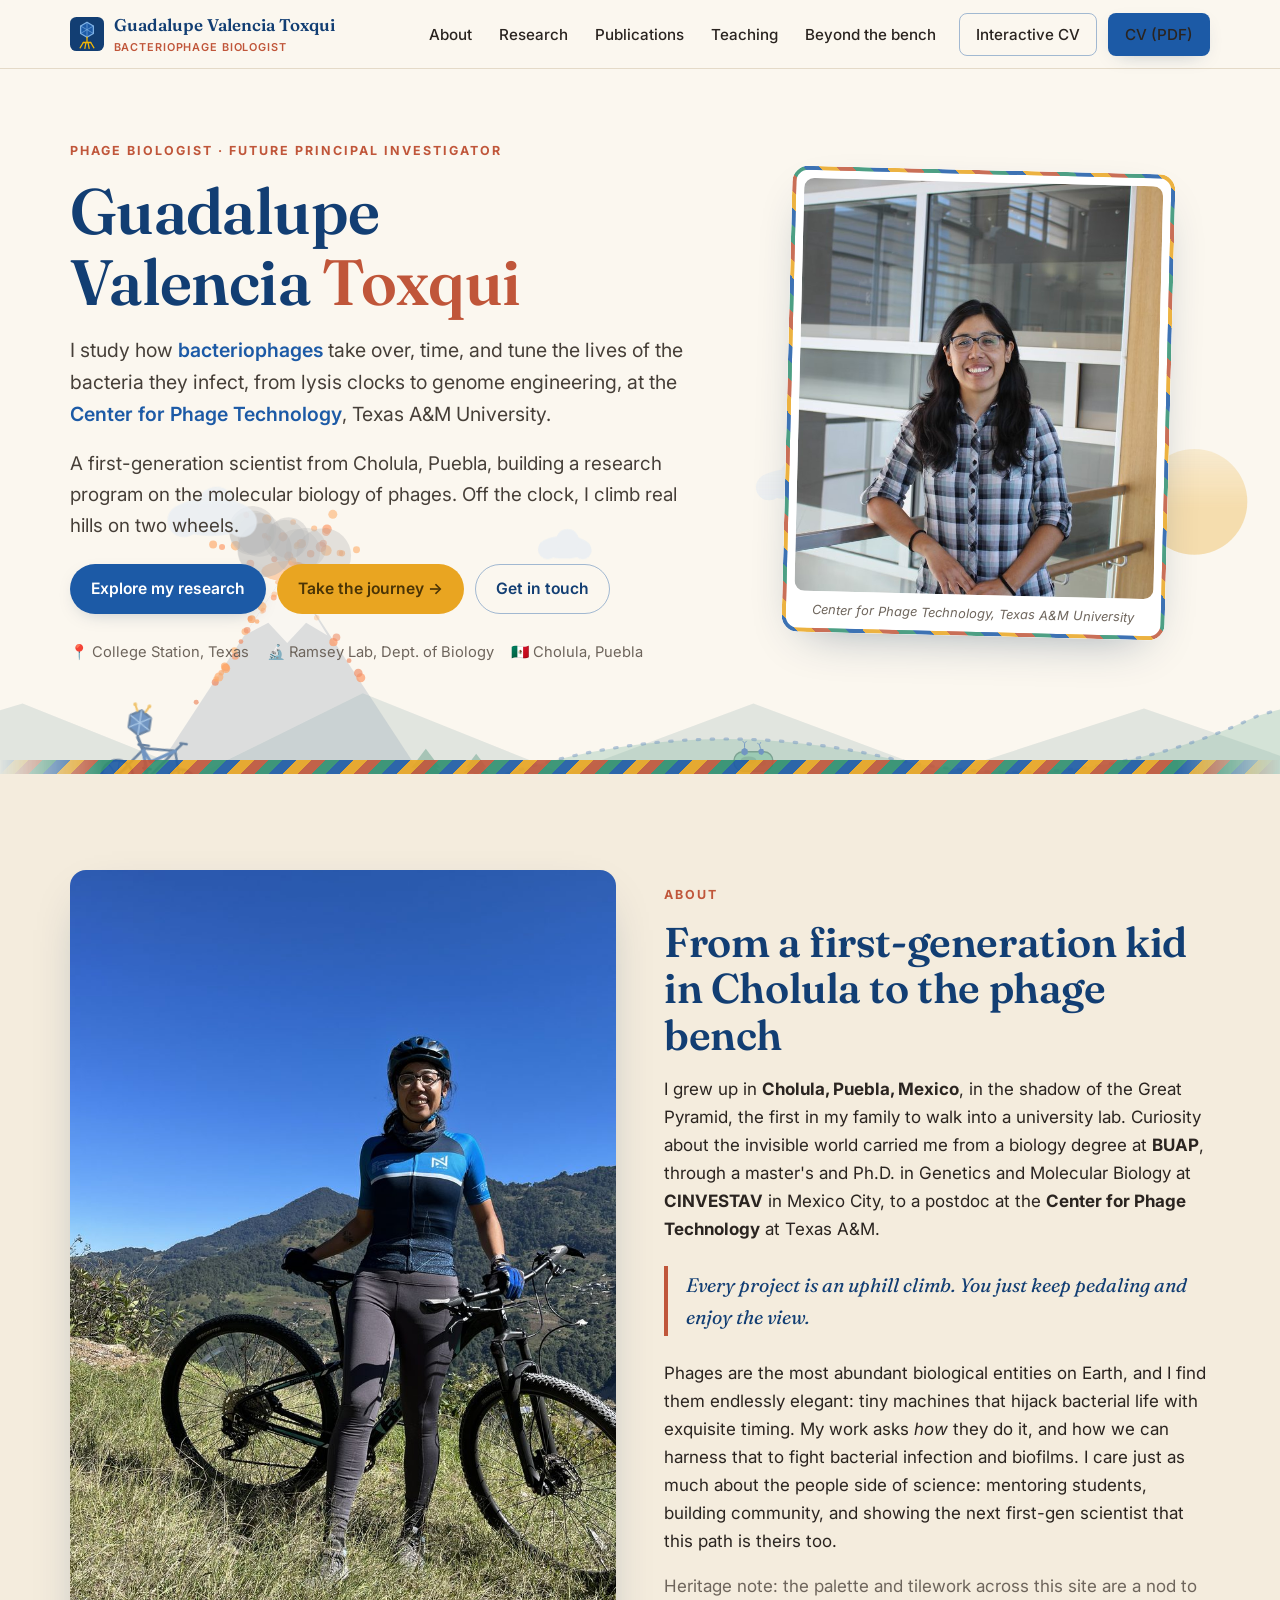
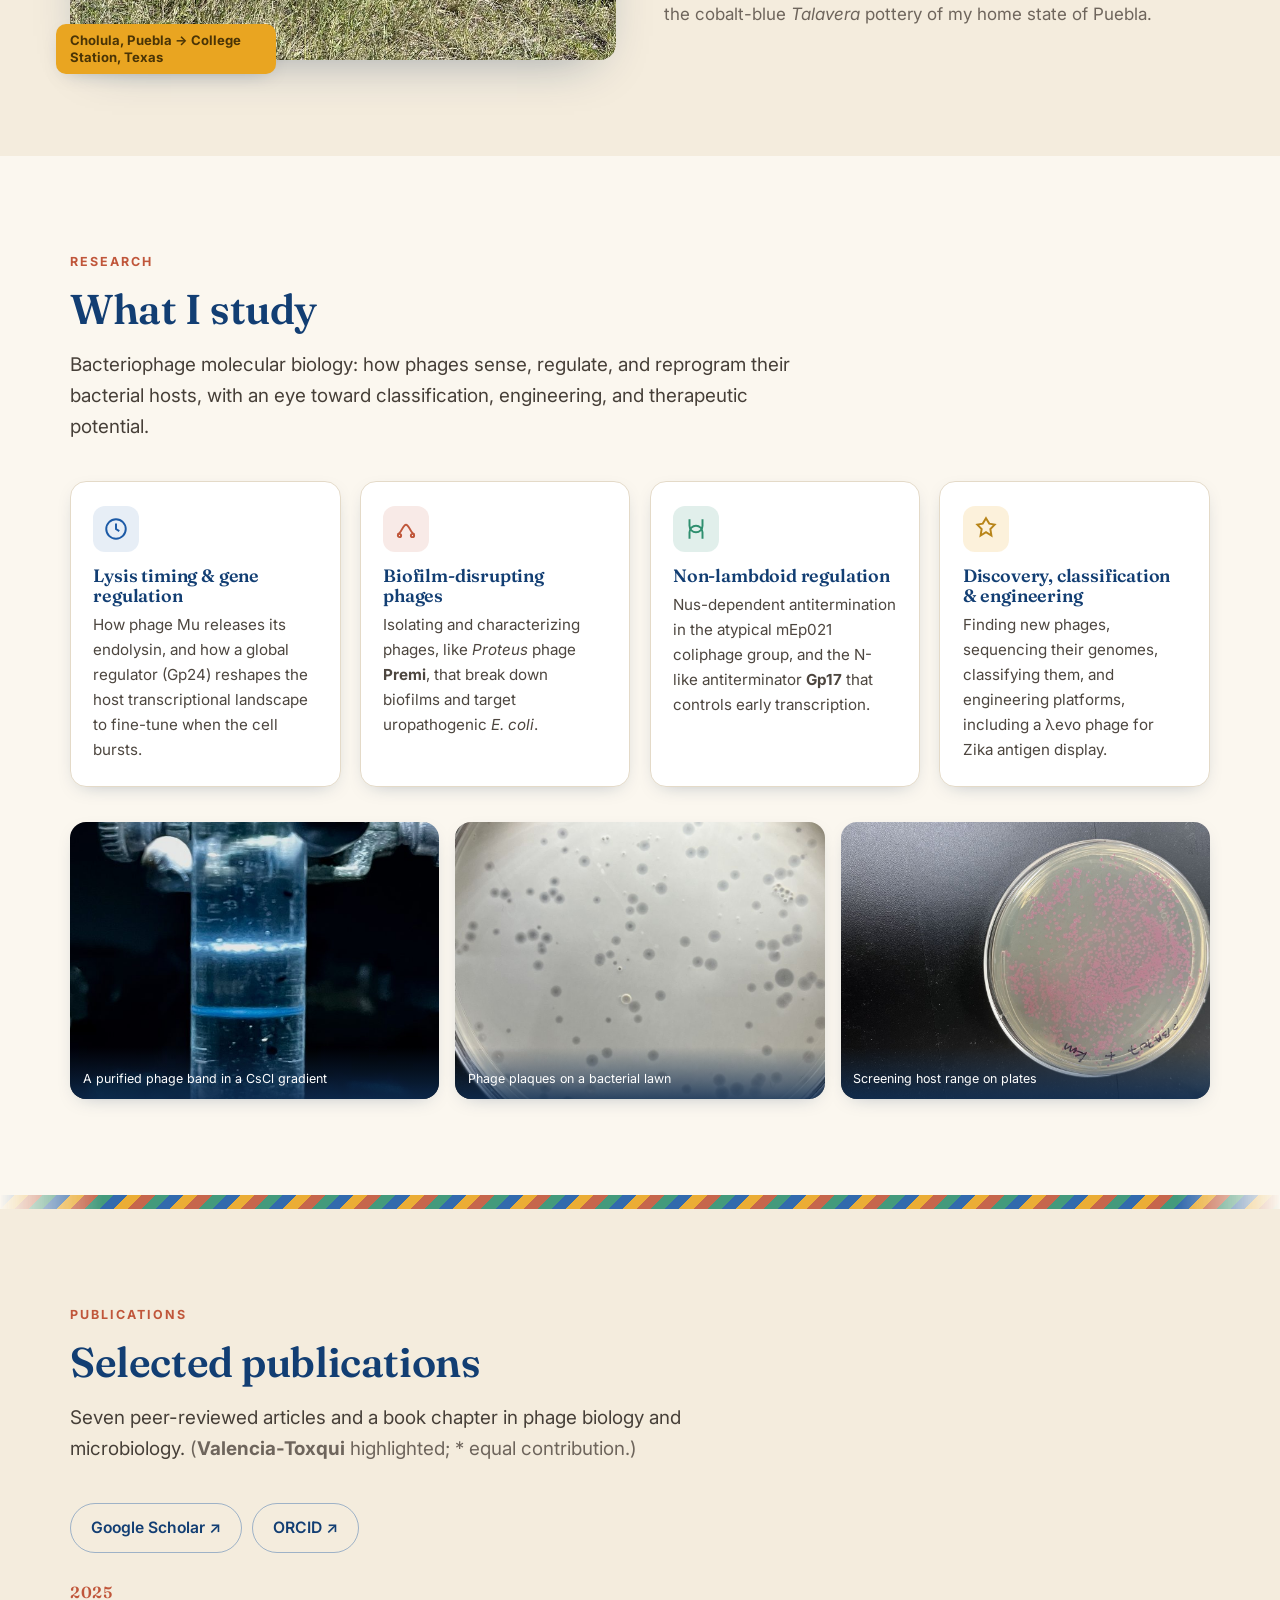
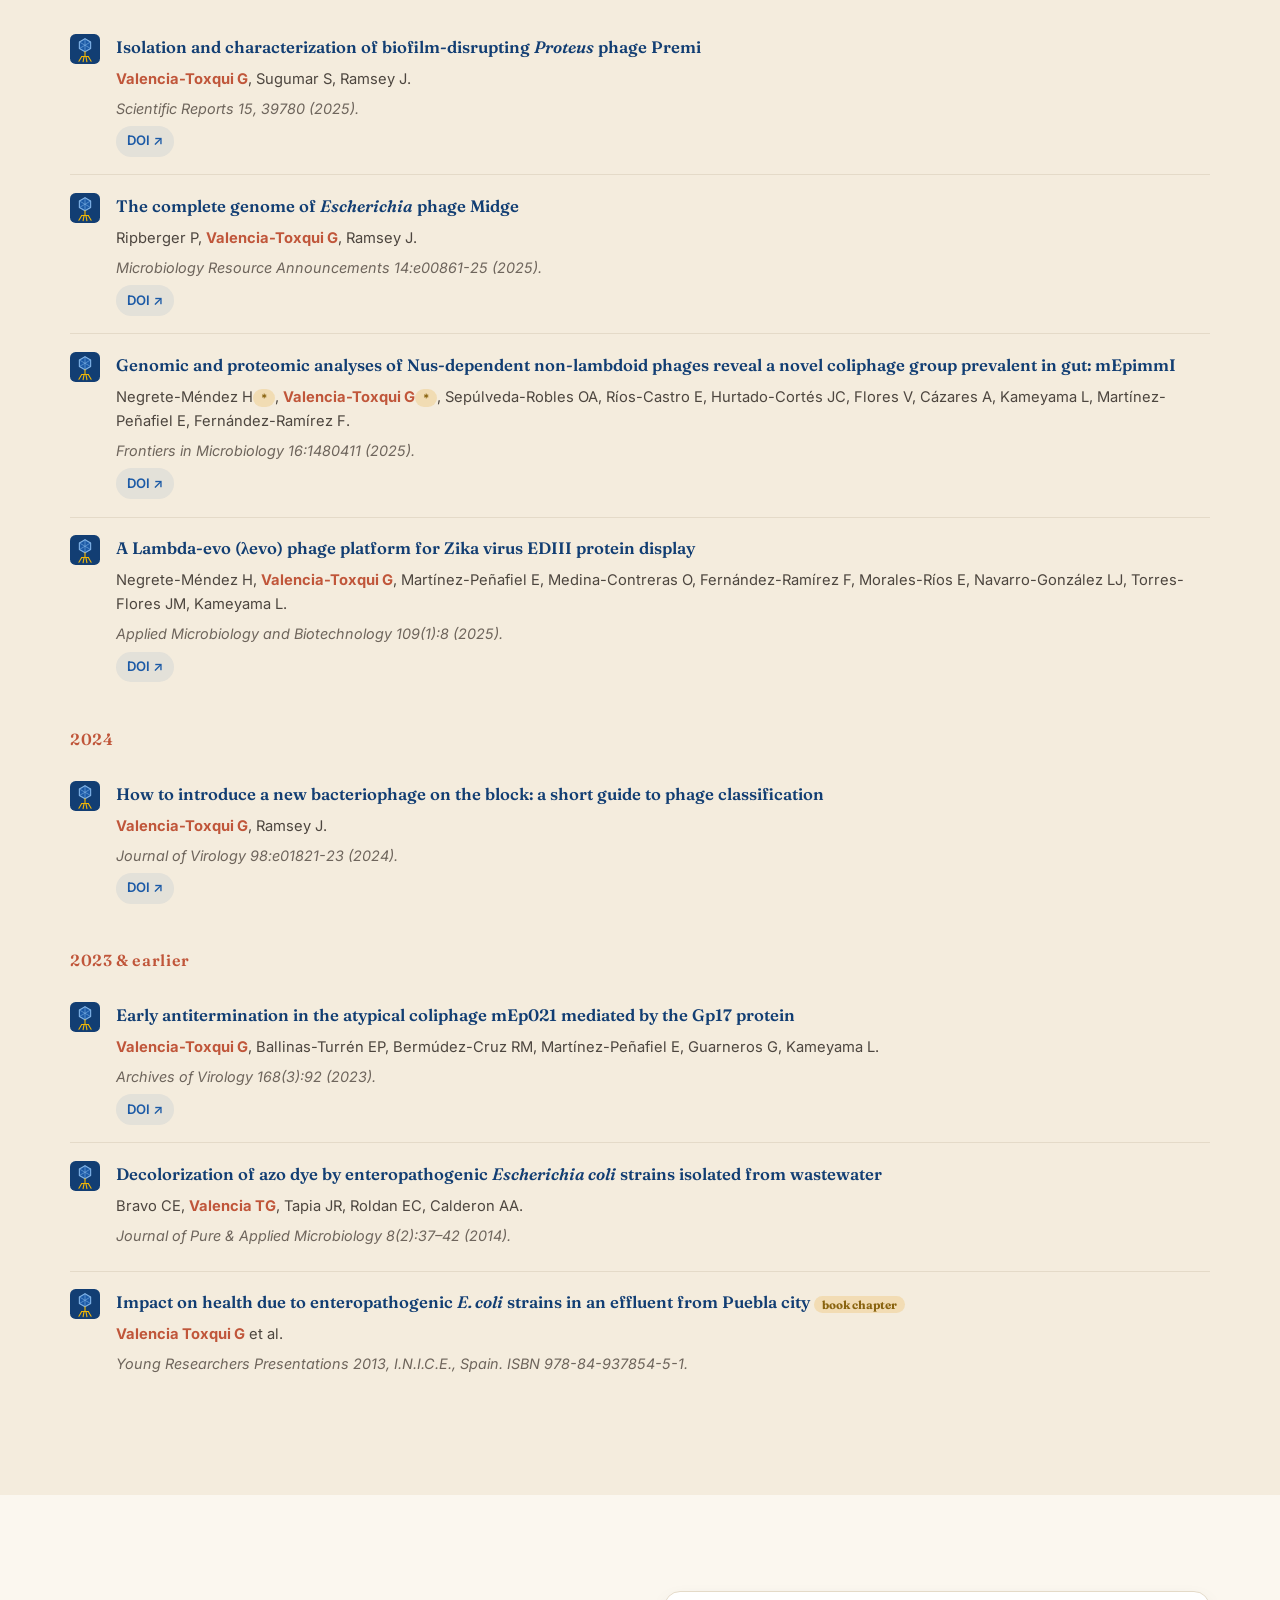
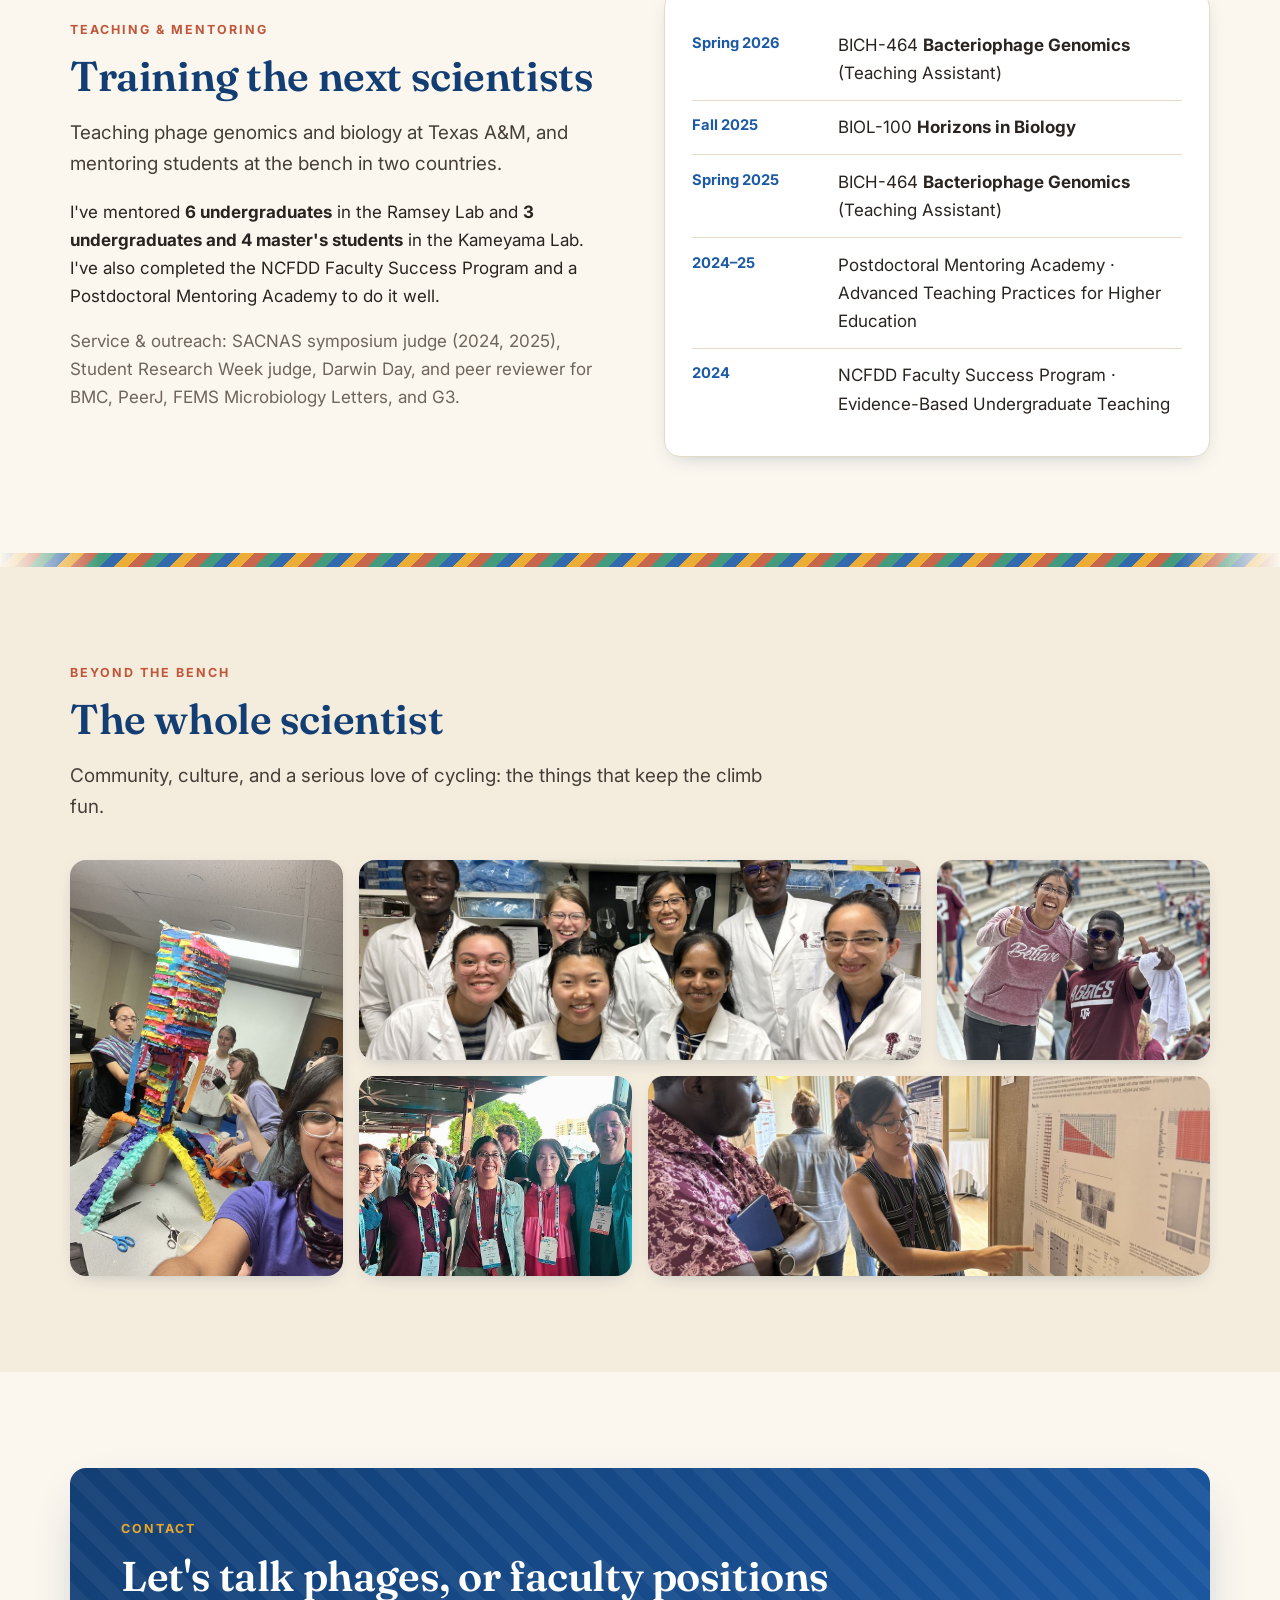
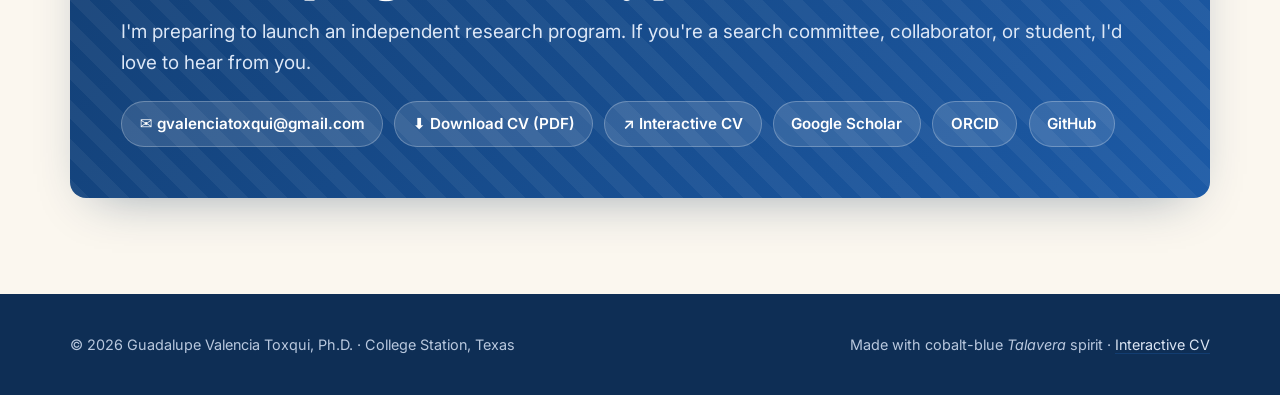
<file: index.html>
<!DOCTYPE html>
<html lang="en">
<head>
  <meta charset="UTF-8" />
  <meta name="viewport" content="width=device-width, initial-scale=1" />
  <title>Guadalupe Valencia Toxqui, Ph.D. · Bacteriophage Biologist</title>
  <meta name="description" content="Dr. Guadalupe Valencia Toxqui is a bacteriophage biologist at the Center for Phage Technology, Texas A&M University, studying phage–host biology, lysis timing, and phage genome engineering. First-generation scientist from Cholula, Puebla, Mexico." />
  <meta name="author" content="Guadalupe Valencia Toxqui" />
  <meta property="og:title" content="Guadalupe Valencia Toxqui, Ph.D. · Bacteriophage Biologist" />
  <meta property="og:description" content="Phage–host biology · lysis timing · genome engineering. First-gen scientist from Cholula, Puebla." />
  <meta property="og:type" content="website" />
  <link rel="icon" type="image/svg+xml" href="favicon.svg" />
  <link rel="preconnect" href="https://fonts.googleapis.com" />
  <link rel="preconnect" href="https://fonts.gstatic.com" crossorigin />
  <link href="https://fonts.googleapis.com/css2?family=Fraunces:opsz,wght@9..144,400;9..144,500;9..144,600&family=Inter:wght@400;500;600;700&display=swap" rel="stylesheet" />
  <link rel="stylesheet" href="styles.css" />
</head>
<body class="page-home">
  <a class="skip" href="#main">Skip to content</a>

  <!-- cycling track background (built by main.js) -->
  <div class="track" aria-hidden="true"></div>

  <!-- ============ NAV ============ -->
  <header class="nav">
    <div class="container nav__inner">
      <a class="brand" href="index.html">
        <img src="favicon.svg" alt="" />
        <span>Guadalupe Valencia Toxqui<small>Bacteriophage biologist</small></span>
      </a>
      <button class="nav__toggle" aria-label="Menu" aria-expanded="false" aria-controls="navlinks">
        <svg viewBox="0 0 24 24" fill="none" stroke="currentColor" stroke-width="2"><line x1="3" y1="6" x2="21" y2="6"/><line x1="3" y1="12" x2="21" y2="12"/><line x1="3" y1="18" x2="21" y2="18"/></svg>
      </button>
      <nav class="nav__links" id="navlinks" aria-label="Primary">
        <a href="#about">About</a>
        <a href="#research">Research</a>
        <a href="#publications">Publications</a>
        <a href="#teaching">Teaching</a>
        <a href="#life">Beyond the bench</a>
        <a class="btn btn-ghost" href="cv.html">Interactive CV</a>
        <a class="btn btn-primary" href="assets/docs/Guadalupe_Valencia_Toxqui_CV.pdf">CV (PDF)</a>
      </nav>
    </div>
  </header>

  <main id="main">

    <!-- ============ HERO ============ -->
    <section class="hero">
      <div class="container hero__grid">
        <div class="hero__copy reveal">
          <p class="eyebrow">Phage biologist · Future principal investigator</p>
          <h1>Guadalupe<br />Valencia&nbsp;<span class="accent">Toxqui</span></h1>
          <p class="hero__role">
            I study how <b>bacteriophages</b> take over, time, and tune the lives of the bacteria they infect,
            from lysis clocks to genome engineering, at the
            <b>Center for Phage Technology</b>, Texas&nbsp;A&amp;M University.
          </p>
          <p class="lead">
            A first-generation scientist from Cholula, Puebla, building a research program on the
            molecular biology of phages. Off the clock, I climb real hills on two wheels.
          </p>
          <div class="hero__cta">
            <a class="btn btn-primary" href="#research">Explore my research</a>
            <a class="btn btn-sun" href="cv.html">Take the journey →</a>
            <a class="btn btn-ghost" href="#contact">Get in touch</a>
          </div>
          <div class="hero__meta">
            <span>📍 College Station, Texas</span>
            <span>🔬 Ramsey Lab, Dept. of Biology</span>
            <span>🇲🇽 Cholula, Puebla</span>
          </div>
        </div>
        <figure class="portrait reveal">
          <img src="assets/img/headshot.jpg" alt="Portrait of Dr. Guadalupe Valencia Toxqui smiling in a research building" />
          <figcaption>Center for Phage Technology, Texas A&amp;M University</figcaption>
        </figure>
      </div>
    </section>

    <div class="tile-rule" aria-hidden="true"></div>

    <!-- ============ ABOUT / JOURNEY ============ -->
    <section id="about" class="tint">
      <div class="container grid-2">
        <div class="about__photo reveal">
          <img src="assets/img/biking.jpg" alt="Guadalupe standing with her mountain bike on a hilltop with mountains behind her" />
          <span class="badge">Cholula, Puebla&nbsp;→ College Station, Texas</span>
        </div>
        <div class="reveal">
          <p class="eyebrow">About</p>
          <h2>From a first-generation kid in Cholula to the phage bench</h2>
          <p>
            I grew up in <b>Cholula, Puebla, Mexico</b>, in the shadow of the Great Pyramid, the first
            in my family to walk into a university lab. Curiosity about the invisible world carried me
            from a biology degree at <b>BUAP</b>, through a master's and Ph.D. in Genetics and Molecular
            Biology at <b>CINVESTAV</b> in Mexico City, to a postdoc at the <b>Center for Phage
            Technology</b> at Texas&nbsp;A&amp;M.
          </p>
          <p class="callout">Every project is an uphill climb. You just keep pedaling and enjoy the view.</p>
          <p>
            Phages are the most abundant biological entities on Earth, and I find them endlessly elegant:
            tiny machines that hijack bacterial life with exquisite timing. My work asks <em>how</em> they
            do it, and how we can harness that to fight bacterial infection and biofilms. I care just as
            much about the people side of science: mentoring students, building community, and showing the
            next first-gen scientist that this path is theirs too.
          </p>
          <p class="muted">Heritage note: the palette and tilework across this site are a nod to the
            cobalt-blue <em>Talavera</em> pottery of my home state of Puebla.</p>
        </div>
      </div>
    </section>

    <!-- ============ RESEARCH ============ -->
    <section id="research">
      <div class="container">
        <div class="section-head reveal">
          <p class="eyebrow">Research</p>
          <h2>What I study</h2>
          <p class="lead">Bacteriophage molecular biology: how phages sense, regulate, and reprogram their
            bacterial hosts, with an eye toward classification, engineering, and therapeutic potential.</p>
        </div>
        <div class="cards">
          <article class="card reveal">
            <div class="card__icon"><svg viewBox="0 0 24 24"><circle cx="12" cy="12" r="9"/><path d="M12 7v5l3 2"/></svg></div>
            <h3>Lysis timing &amp; gene regulation</h3>
            <p>How phage Mu releases its endolysin, and how a global regulator (Gp24) reshapes the host
              transcriptional landscape to fine-tune when the cell bursts.</p>
          </article>
          <article class="card reveal">
            <div class="card__icon"><svg viewBox="0 0 24 24"><path d="M4 17c4-1 5-9 8-9s4 8 8 9"/><circle cx="6" cy="18" r="1.5"/><circle cx="18" cy="18" r="1.5"/></svg></div>
            <h3>Biofilm-disrupting phages</h3>
            <p>Isolating and characterizing phages, like <em>Proteus</em> phage <b>Premi</b>, that break
              down biofilms and target uropathogenic <em>E. coli</em>.</p>
          </article>
          <article class="card reveal">
            <div class="card__icon"><svg viewBox="0 0 24 24"><path d="M6 3v6a6 6 0 0 0 12 0V3M6 21v-6a6 6 0 0 1 12 0v6"/></svg></div>
            <h3>Non-lambdoid regulation</h3>
            <p>Nus-dependent antitermination in the atypical mEp021 coliphage group, and the N-like
              antiterminator <b>Gp17</b> that controls early transcription.</p>
          </article>
          <article class="card reveal">
            <div class="card__icon"><svg viewBox="0 0 24 24"><path d="M12 2l3 5 5 1-4 4 1 6-5-3-5 3 1-6-4-4 5-1z"/></svg></div>
            <h3>Discovery, classification &amp; engineering</h3>
            <p>Finding new phages, sequencing their genomes, classifying them, and engineering platforms,
              including a λevo phage for Zika antigen display.</p>
          </article>
        </div>

        <div class="imgstrip">
          <figure class="reveal">
            <img src="assets/img/gradient.jpg" alt="A cesium chloride gradient tube with a visible blue-white band of purified phage" />
            <figcaption>A purified phage band in a CsCl gradient</figcaption>
          </figure>
          <figure class="reveal">
            <img src="assets/img/plaques-ruler.jpg" alt="A bacterial lawn on a petri dish dotted with clear phage plaques, with a ruler for scale" />
            <figcaption>Phage plaques on a bacterial lawn</figcaption>
          </figure>
          <figure class="reveal">
            <img src="assets/img/plaques-pink.jpg" alt="A petri dish with pink-stained bacterial colonies and plaques" />
            <figcaption>Screening host range on plates</figcaption>
          </figure>
        </div>
      </div>
    </section>

    <div class="tile-rule" aria-hidden="true"></div>

    <!-- ============ PUBLICATIONS ============ -->
    <section id="publications" class="tint">
      <div class="container">
        <div class="section-head reveal">
          <p class="eyebrow">Publications</p>
          <h2>Selected publications</h2>
          <p class="lead">Seven peer-reviewed articles and a book chapter in phage biology and microbiology.
            <span class="muted">(<b>Valencia-Toxqui</b> highlighted; * equal contribution.)</span></p>
        </div>

        <div class="profile-row reveal">
          <a class="btn btn-ghost" href="https://scholar.google.com/citations?user=T-hm4YIAAAAJ&hl=en" target="_blank" rel="noopener">Google Scholar ↗</a>
          <a class="btn btn-ghost" href="https://orcid.org/0009-0000-6284-3255" target="_blank" rel="noopener">ORCID ↗</a>
        </div>

        <p class="pub-year">2025</p>
        <div class="reveal">
          <div class="pub">
            <div class="pub__mark"><img src="favicon.svg" alt="" /></div>
            <div class="pub__body">
              <p class="pub__title">Isolation and characterization of biofilm-disrupting <em>Proteus</em> phage Premi</p>
              <p class="pub__authors"><span class="me">Valencia-Toxqui G</span>, Sugumar S, Ramsey J.</p>
              <p class="pub__venue">Scientific Reports 15, 39780 (2025).</p>
              <div class="pub__links"><a href="https://doi.org/10.1038/s41598-025-23545-3" target="_blank" rel="noopener">DOI ↗</a></div>
            </div>
          </div>
          <div class="pub">
            <div class="pub__mark"><img src="favicon.svg" alt="" /></div>
            <div class="pub__body">
              <p class="pub__title">The complete genome of <em>Escherichia</em> phage Midge</p>
              <p class="pub__authors">Ripberger P, <span class="me">Valencia-Toxqui G</span>, Ramsey J.</p>
              <p class="pub__venue">Microbiology Resource Announcements 14:e00861-25 (2025).</p>
              <div class="pub__links"><a href="https://doi.org/10.1128/mra.00861-25" target="_blank" rel="noopener">DOI ↗</a></div>
            </div>
          </div>
          <div class="pub">
            <div class="pub__mark"><img src="favicon.svg" alt="" /></div>
            <div class="pub__body">
              <p class="pub__title">Genomic and proteomic analyses of Nus-dependent non-lambdoid phages reveal a novel coliphage group prevalent in gut: mEpimmI</p>
              <p class="pub__authors">Negrete-Méndez H<span class="tag-eq">*</span>, <span class="me">Valencia-Toxqui G</span><span class="tag-eq">*</span>, Sepúlveda-Robles OA, Ríos-Castro E, Hurtado-Cortés JC, Flores V, Cázares A, Kameyama L, Martínez-Peñafiel E, Fernández-Ramírez F.</p>
              <p class="pub__venue">Frontiers in Microbiology 16:1480411 (2025).</p>
              <div class="pub__links"><a href="https://doi.org/10.3389/fmicb.2025.1480411" target="_blank" rel="noopener">DOI ↗</a></div>
            </div>
          </div>
          <div class="pub">
            <div class="pub__mark"><img src="favicon.svg" alt="" /></div>
            <div class="pub__body">
              <p class="pub__title">A Lambda-evo (λevo) phage platform for Zika virus EDIII protein display</p>
              <p class="pub__authors">Negrete-Méndez H, <span class="me">Valencia-Toxqui G</span>, Martínez-Peñafiel E, Medina-Contreras O, Fernández-Ramírez F, Morales-Ríos E, Navarro-González LJ, Torres-Flores JM, Kameyama L.</p>
              <p class="pub__venue">Applied Microbiology and Biotechnology 109(1):8 (2025).</p>
              <div class="pub__links"><a href="https://doi.org/10.1007/s00253-024-13380-3" target="_blank" rel="noopener">DOI ↗</a></div>
            </div>
          </div>
        </div>

        <p class="pub-year">2024</p>
        <div class="reveal">
          <div class="pub">
            <div class="pub__mark"><img src="favicon.svg" alt="" /></div>
            <div class="pub__body">
              <p class="pub__title">How to introduce a new bacteriophage on the block: a short guide to phage classification</p>
              <p class="pub__authors"><span class="me">Valencia-Toxqui G</span>, Ramsey J.</p>
              <p class="pub__venue">Journal of Virology 98:e01821-23 (2024).</p>
              <div class="pub__links"><a href="https://doi.org/10.1128/jvi.01821-23" target="_blank" rel="noopener">DOI ↗</a></div>
            </div>
          </div>
        </div>

        <p class="pub-year">2023 &amp; earlier</p>
        <div class="reveal">
          <div class="pub">
            <div class="pub__mark"><img src="favicon.svg" alt="" /></div>
            <div class="pub__body">
              <p class="pub__title">Early antitermination in the atypical coliphage mEp021 mediated by the Gp17 protein</p>
              <p class="pub__authors"><span class="me">Valencia-Toxqui G</span>, Ballinas-Turrén EP, Bermúdez-Cruz RM, Martínez-Peñafiel E, Guarneros G, Kameyama L.</p>
              <p class="pub__venue">Archives of Virology 168(3):92 (2023).</p>
              <div class="pub__links"><a href="https://doi.org/10.1007/s00705-023-05721-w" target="_blank" rel="noopener">DOI ↗</a></div>
            </div>
          </div>
          <div class="pub">
            <div class="pub__mark"><img src="favicon.svg" alt="" /></div>
            <div class="pub__body">
              <p class="pub__title">Decolorization of azo dye by enteropathogenic <em>Escherichia coli</em> strains isolated from wastewater</p>
              <p class="pub__authors">Bravo CE, <span class="me">Valencia TG</span>, Tapia JR, Roldan EC, Calderon AA.</p>
              <p class="pub__venue">Journal of Pure &amp; Applied Microbiology 8(2):37–42 (2014).</p>
            </div>
          </div>
          <div class="pub">
            <div class="pub__mark"><img src="favicon.svg" alt="" /></div>
            <div class="pub__body">
              <p class="pub__title">Impact on health due to enteropathogenic <em>E. coli</em> strains in an effluent from Puebla city <span class="tag-eq">book chapter</span></p>
              <p class="pub__authors"><span class="me">Valencia Toxqui G</span> et al.</p>
              <p class="pub__venue">Young Researchers Presentations 2013, I.N.I.C.E., Spain. ISBN 978-84-937854-5-1.</p>
            </div>
          </div>
        </div>
      </div>
    </section>

    <!-- ============ TEACHING & MENTORING ============ -->
    <section id="teaching">
      <div class="container grid-2">
        <div class="reveal">
          <p class="eyebrow">Teaching &amp; mentoring</p>
          <h2>Training the next scientists</h2>
          <p class="lead">Teaching phage genomics and biology at Texas&nbsp;A&amp;M, and mentoring students at
            the bench in two countries.</p>
          <p>I've mentored <b>6 undergraduates</b> in the Ramsey Lab and <b>3 undergraduates and 4 master's
            students</b> in the Kameyama Lab. I've also completed the NCFDD Faculty Success Program and a
            Postdoctoral Mentoring Academy to do it well.</p>
          <p class="muted">Service &amp; outreach: SACNAS symposium judge (2024, 2025), Student Research
            Week judge, Darwin Day, and peer reviewer for BMC, PeerJ, FEMS Microbiology Letters, and G3.</p>
        </div>
        <div class="surface reveal" style="padding:1.6rem 1.7rem">
          <ul class="tlist">
            <li><span class="when">Spring 2026</span><span>BICH-464 <b>Bacteriophage Genomics</b> (Teaching Assistant)</span></li>
            <li><span class="when">Fall 2025</span><span>BIOL-100 <b>Horizons in Biology</b></span></li>
            <li><span class="when">Spring 2025</span><span>BICH-464 <b>Bacteriophage Genomics</b> (Teaching Assistant)</span></li>
            <li><span class="when">2024–25</span><span>Postdoctoral Mentoring Academy · Advanced Teaching Practices for Higher Education</span></li>
            <li><span class="when">2024</span><span>NCFDD Faculty Success Program · Evidence-Based Undergraduate Teaching</span></li>
          </ul>
        </div>
      </div>
    </section>

    <div class="tile-rule" aria-hidden="true"></div>

    <!-- ============ BEYOND THE BENCH ============ -->
    <section id="life" class="tint">
      <div class="container">
        <div class="section-head reveal">
          <p class="eyebrow">Beyond the bench</p>
          <h2>The whole scientist</h2>
          <p class="lead">Community, culture, and a serious love of cycling: the things that keep the
            climb fun.</p>
        </div>
        <div class="gallery reveal">
          <figure class="tall">
            <img src="assets/img/pinata.jpg" alt="A rainbow phage-shaped piñata being built with colleagues" />
            <figcaption>A phage piñata: science, craft &amp; community</figcaption>
          </figure>
          <figure class="wide">
            <img src="assets/img/lab-group.jpg" alt="The Center for Phage Technology lab group in white coats" />
            <figcaption>The Center for Phage Technology crew</figcaption>
          </figure>
          <figure>
            <img src="assets/img/aggies.jpg" alt="Guadalupe and a friend cheering at a Texas A&M Aggies game" />
            <figcaption>Gig 'em! Aggie game day</figcaption>
          </figure>
          <figure>
            <img src="assets/img/group-cairns.jpg" alt="Group photo with colleagues at the Viruses of Microbes conference" />
            <figcaption>Viruses of Microbes, Australia</figcaption>
          </figure>
          <figure class="wide">
            <img src="assets/img/poster.jpg" alt="Guadalupe presenting her research poster to a colleague at a conference" />
            <figcaption>Talking phage genomics at a poster session</figcaption>
          </figure>
        </div>
      </div>
    </section>

    <!-- ============ CONTACT ============ -->
    <section id="contact">
      <div class="container">
        <div class="contact reveal">
          <p class="eyebrow" style="color:var(--saffron)">Contact</p>
          <h2>Let's talk phages, or faculty positions</h2>
          <p class="lead">I'm preparing to launch an independent research program. If you're a search
            committee, collaborator, or student, I'd love to hear from you.</p>
          <div class="contact__links">
            <a href="mailto:gvalenciatoxqui@gmail.com">✉ gvalenciatoxqui@gmail.com</a>
            <a href="assets/docs/Guadalupe_Valencia_Toxqui_CV.pdf">⬇ Download CV (PDF)</a>
            <a href="cv.html">↗ Interactive CV</a>
            <a href="https://scholar.google.com/citations?user=T-hm4YIAAAAJ&hl=en" target="_blank" rel="noopener">Google Scholar</a>
            <a href="https://orcid.org/0009-0000-6284-3255" target="_blank" rel="noopener">ORCID</a>
            <a href="https://github.com/Valencia-Toxqui" target="_blank" rel="noopener">GitHub</a>
          </div>
        </div>
      </div>
    </section>
  </main>

  <footer class="site-footer">
    <div class="container">
      <span>© <span data-year>2026</span> Guadalupe Valencia Toxqui, Ph.D. · College Station, Texas</span>
      <span>Made with cobalt-blue <em>Talavera</em> spirit · <a href="cv.html">Interactive CV</a></span>
    </div>
  </footer>

  <script src="main.js"></script>
</body>
</html>
</file>
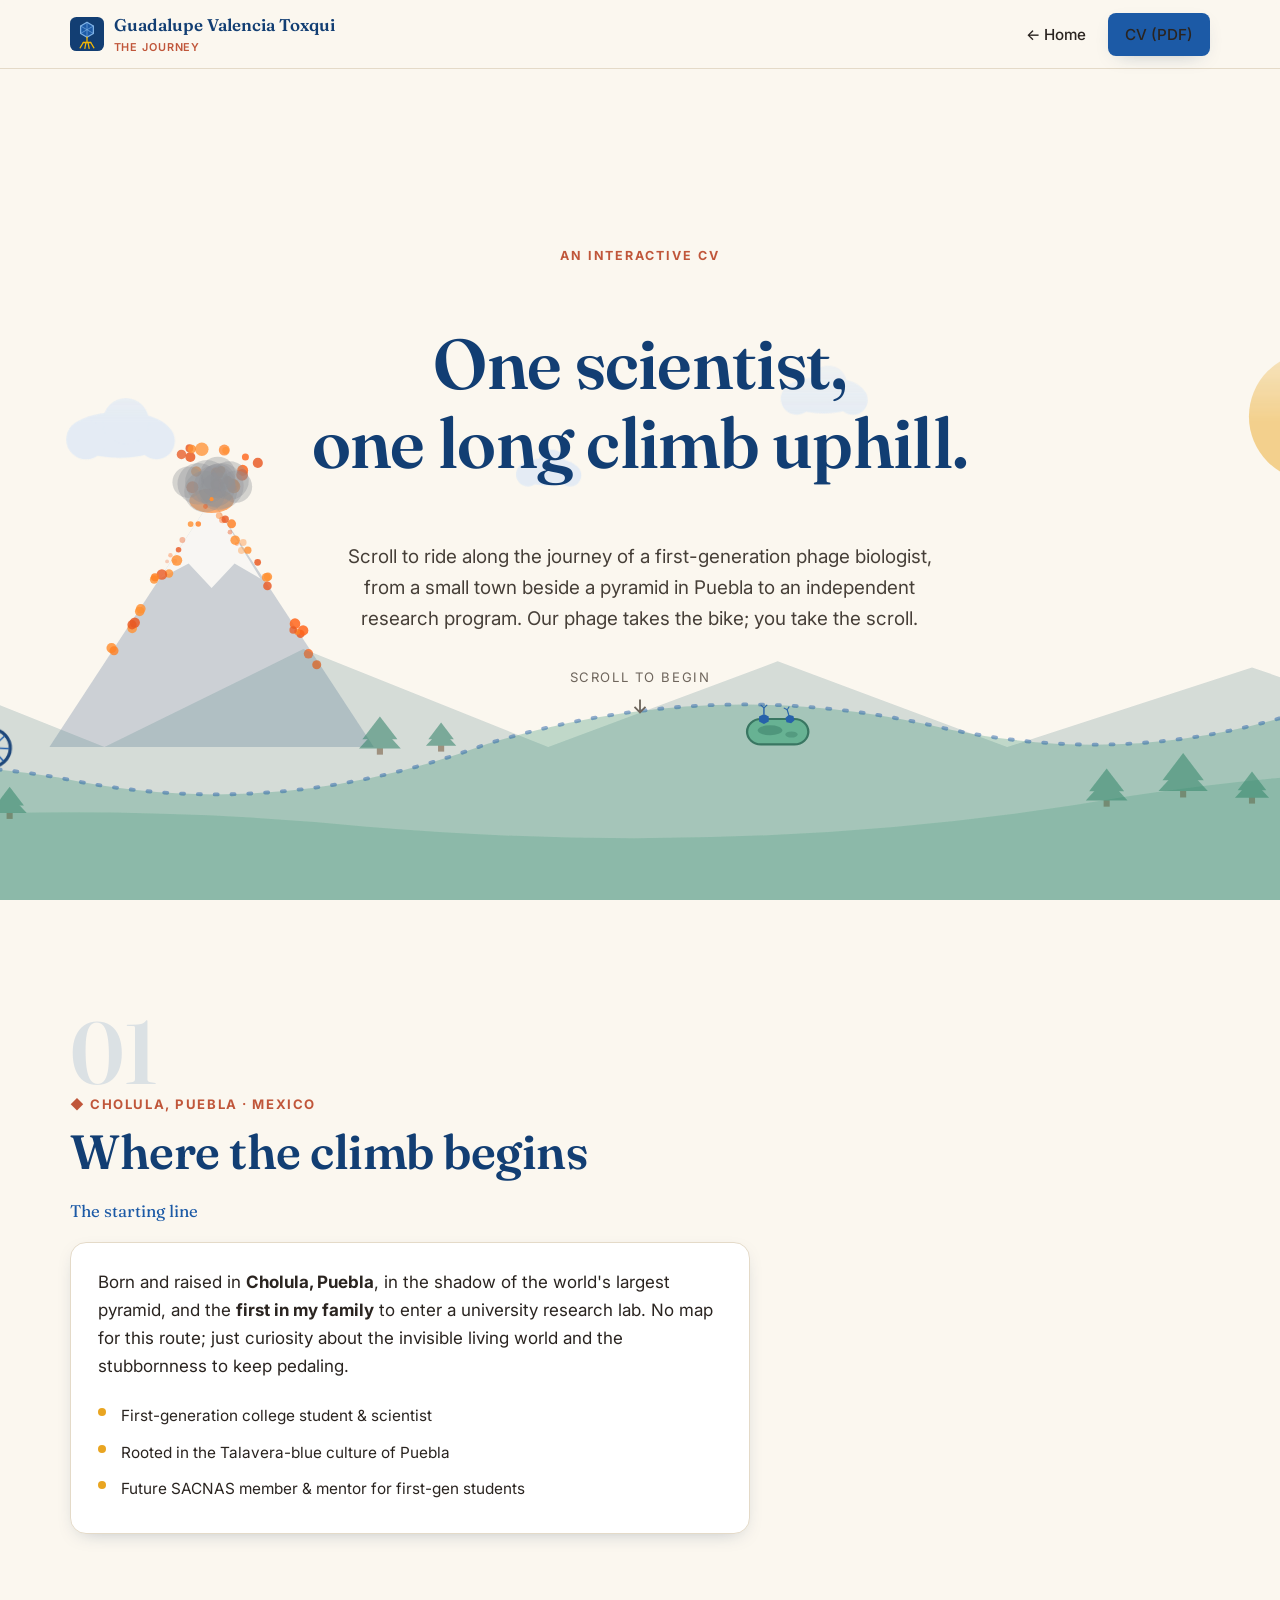
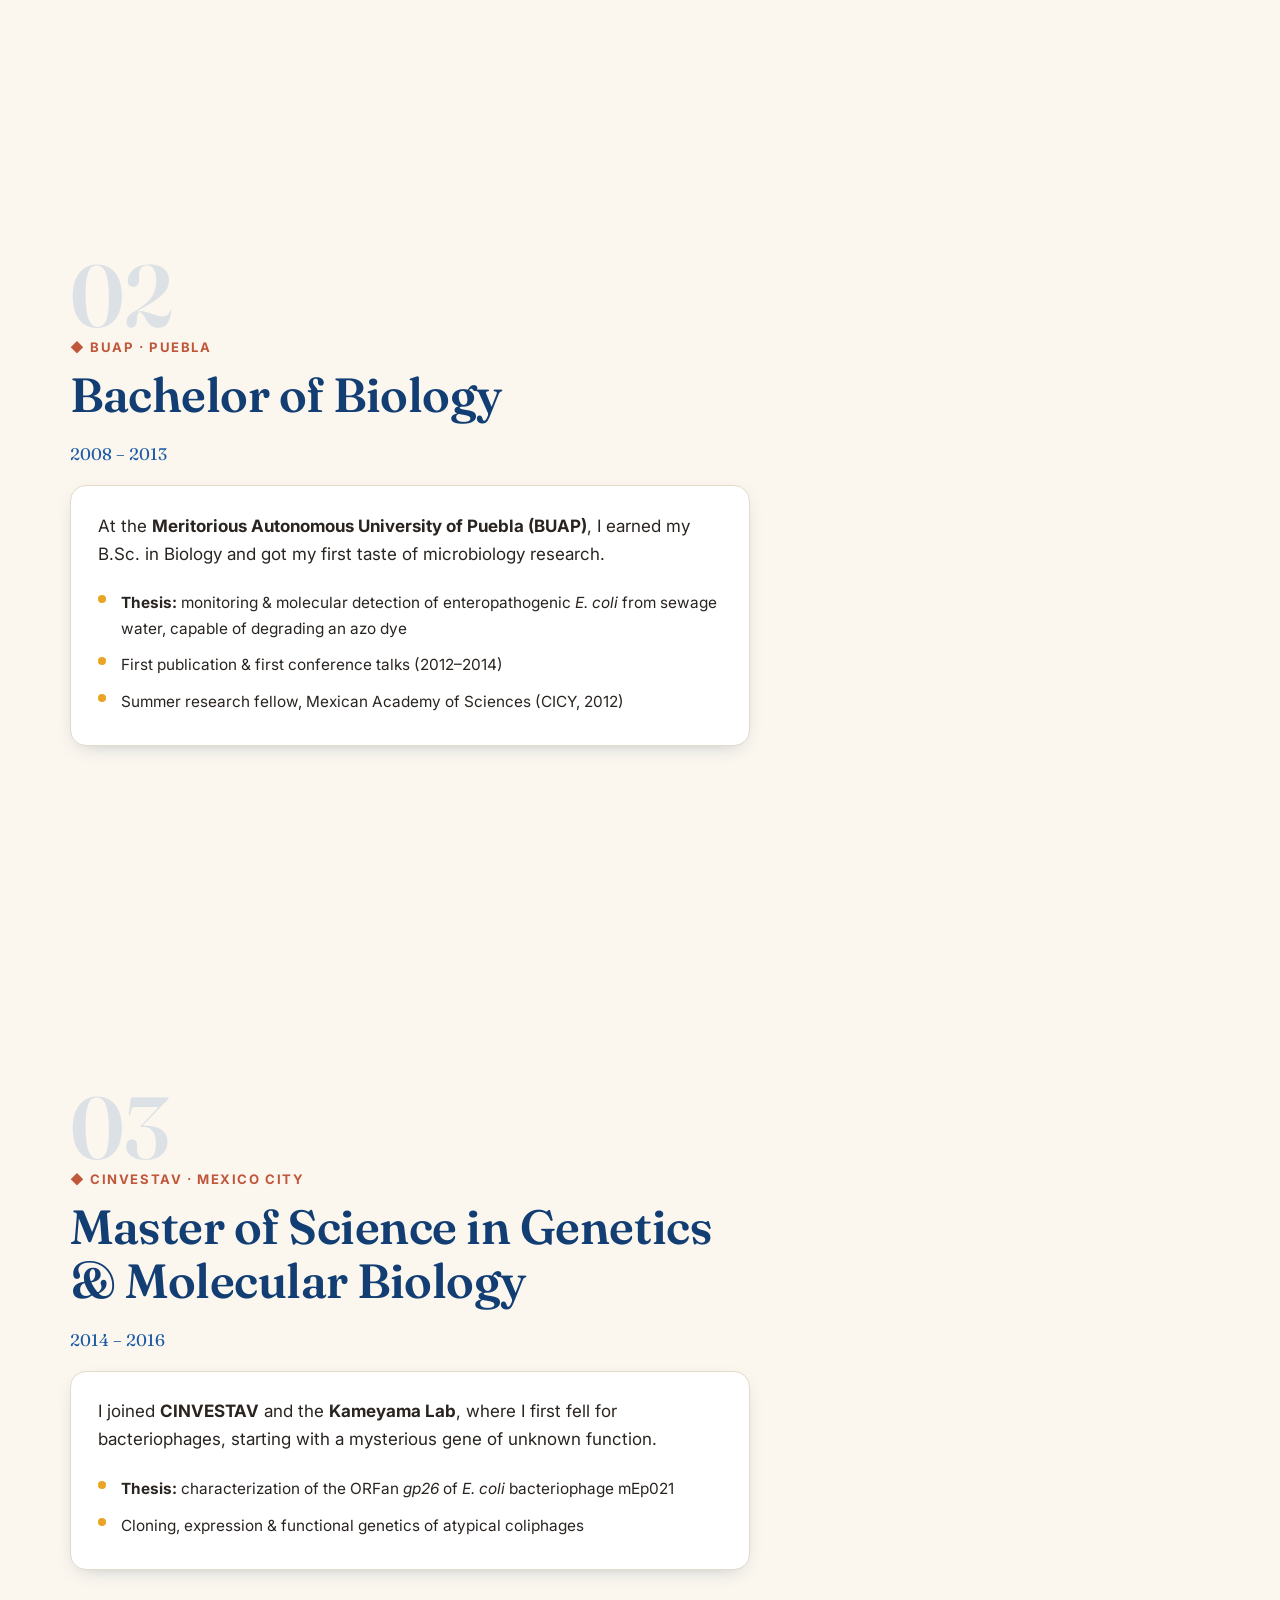
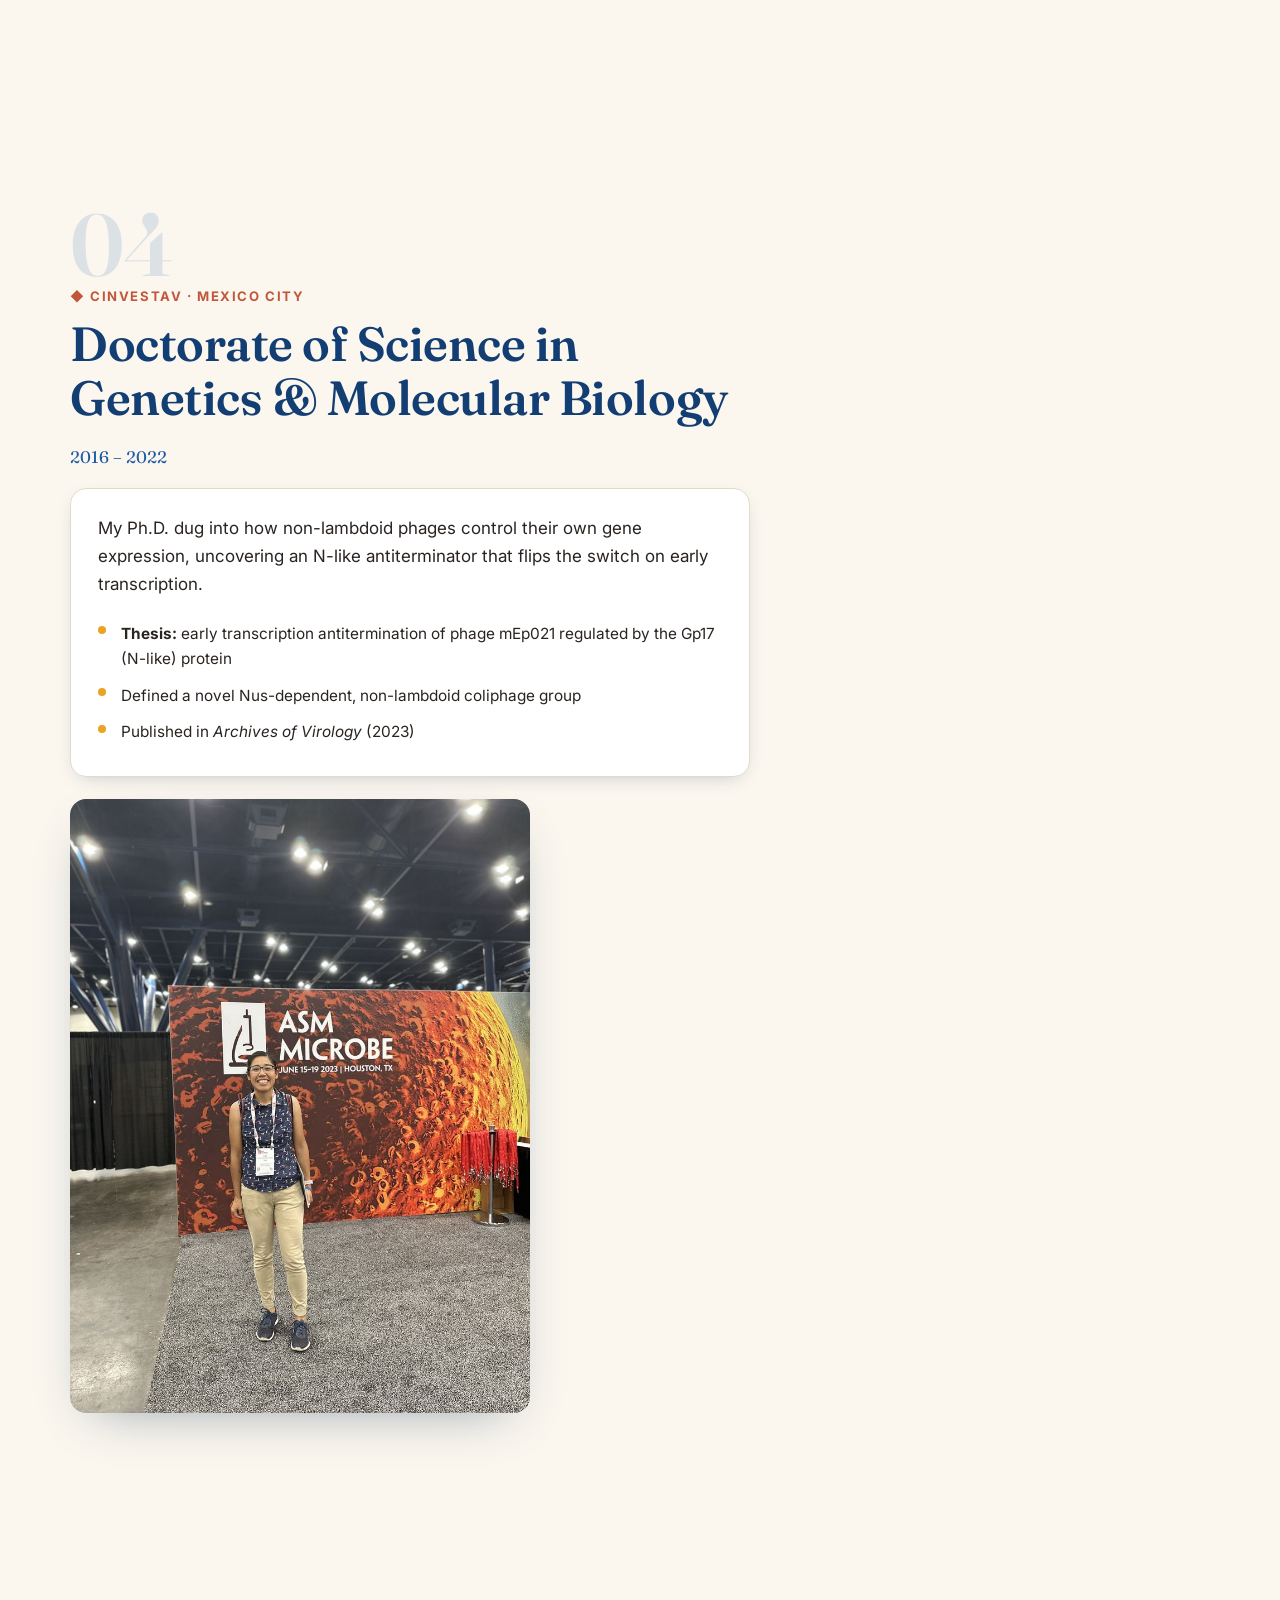
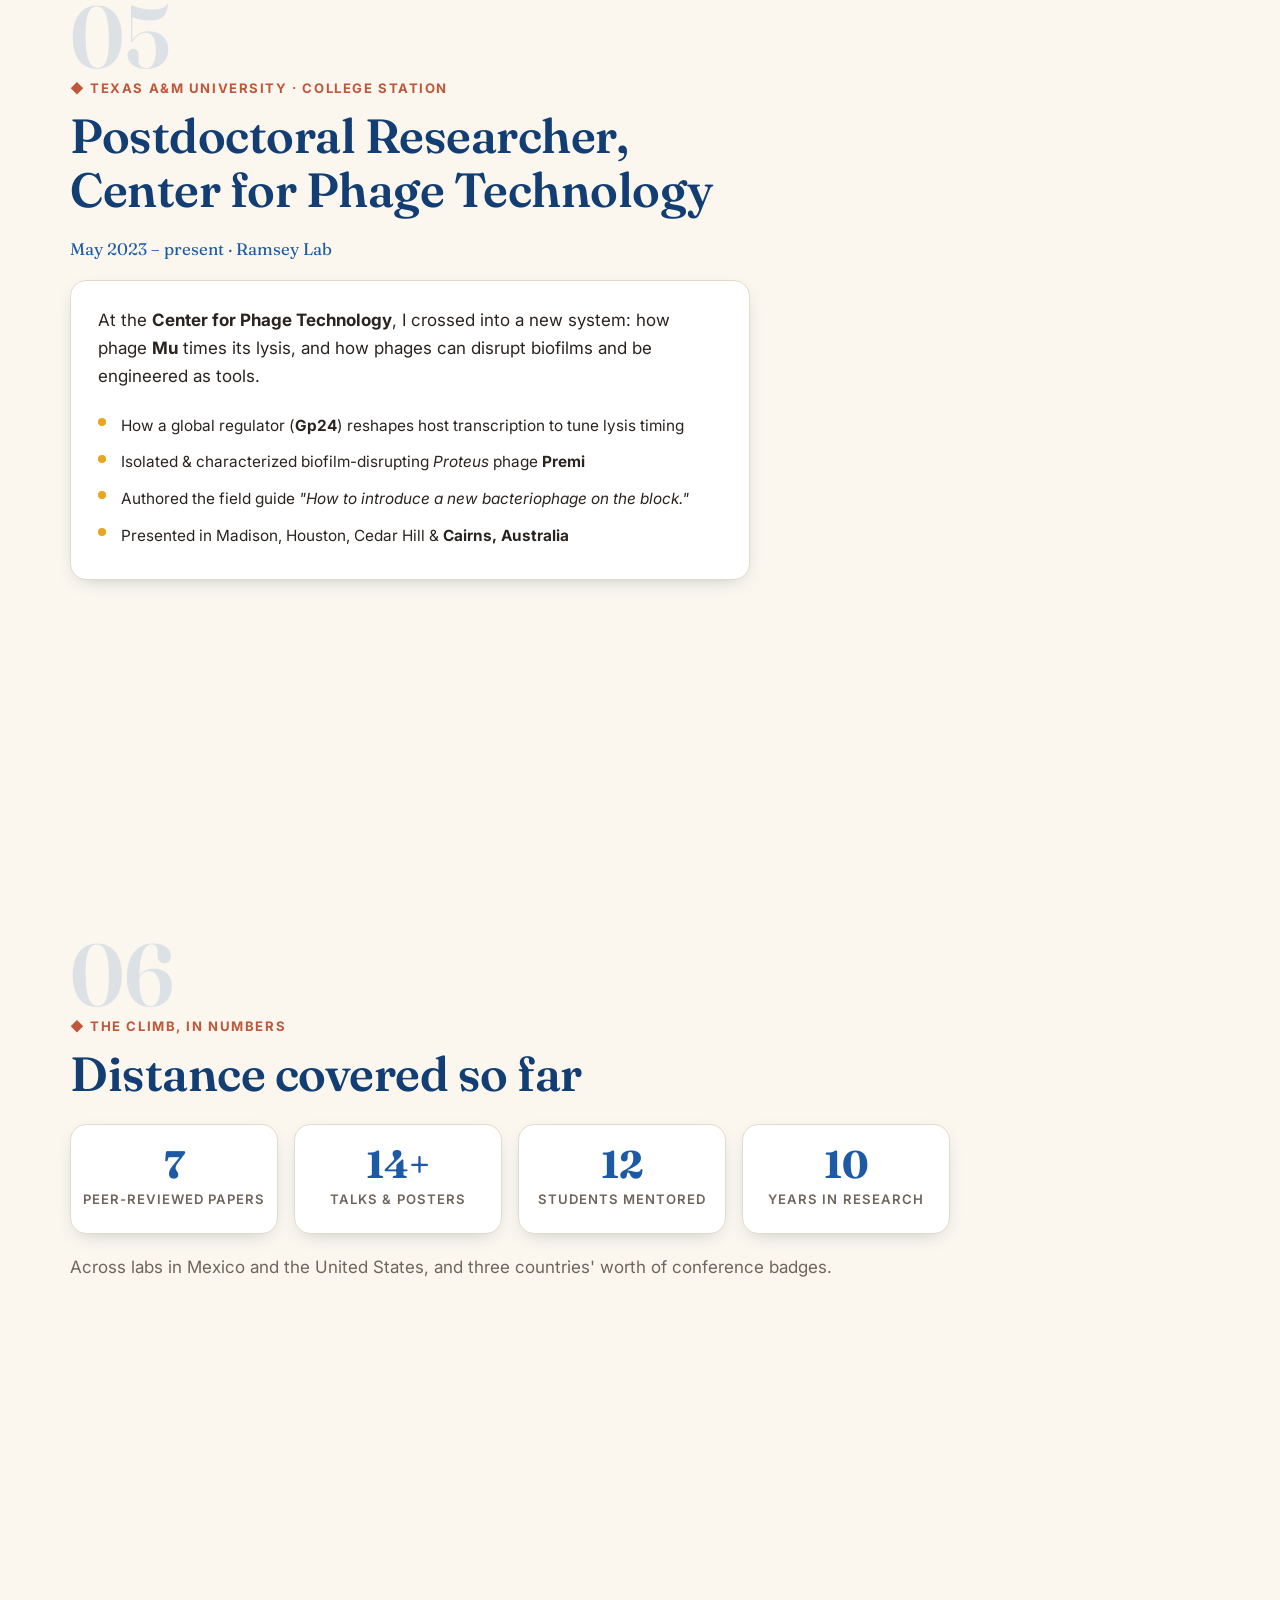
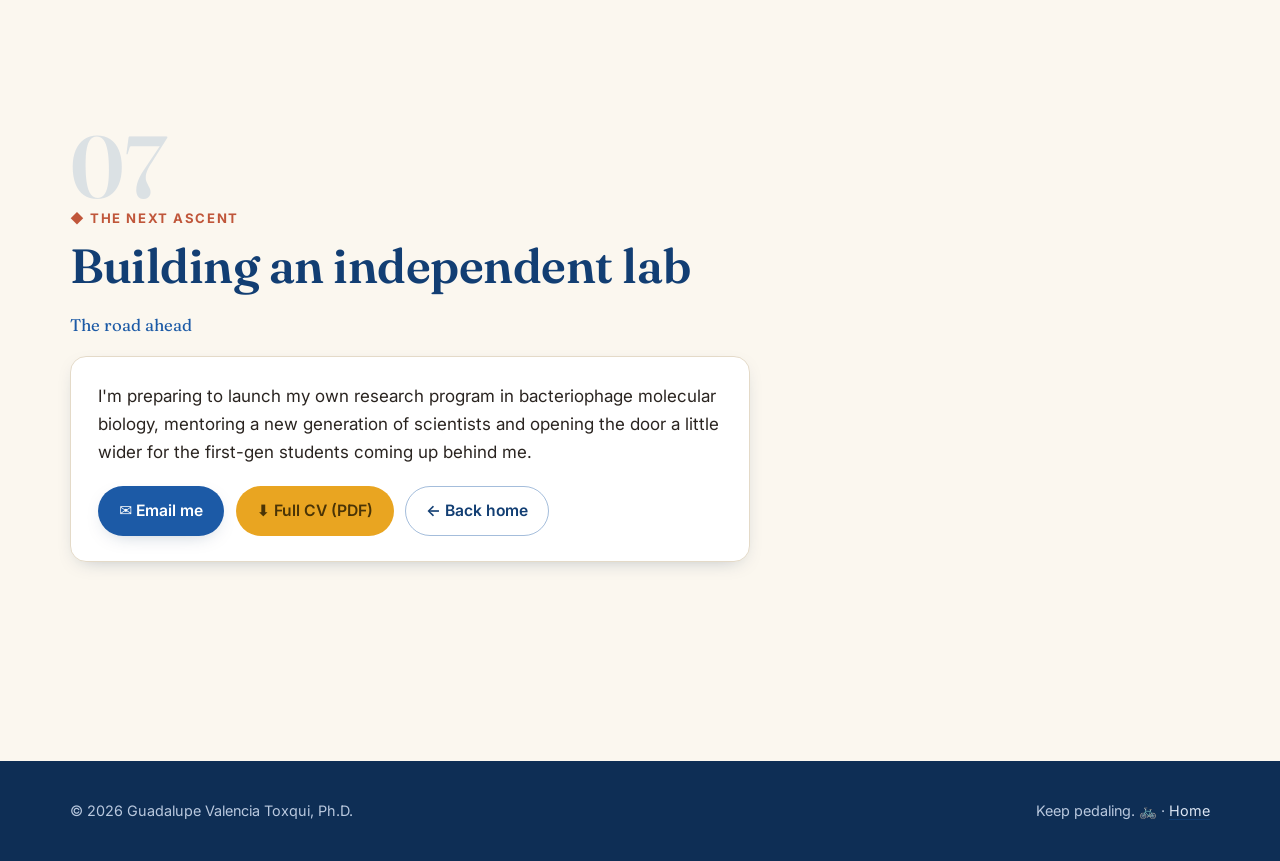
<file: cv.html>
<!DOCTYPE html>
<html lang="en">
<head>
  <meta charset="UTF-8" />
  <meta name="viewport" content="width=device-width, initial-scale=1" />
  <title>The Journey · Interactive CV · Guadalupe Valencia Toxqui, Ph.D.</title>
  <meta name="description" content="An interactive, scroll-through CV: the journey of bacteriophage biologist Guadalupe Valencia Toxqui, from Cholula, Puebla to the Center for Phage Technology at Texas A&M, and toward an independent lab." />
  <link rel="icon" type="image/svg+xml" href="favicon.svg" />
  <link rel="preconnect" href="https://fonts.googleapis.com" />
  <link rel="preconnect" href="https://fonts.gstatic.com" crossorigin />
  <link href="https://fonts.googleapis.com/css2?family=Fraunces:opsz,wght@9..144,400;9..144,500;9..144,600&family=Inter:wght@400;500;600;700&display=swap" rel="stylesheet" />
  <link rel="stylesheet" href="styles.css" />
</head>
<body class="page-cv">
  <a class="skip" href="#start">Skip to content</a>
  <div class="cv-rail" aria-hidden="true"></div>
  <div class="track" aria-hidden="true"></div>

  <!-- NAV -->
  <header class="nav">
    <div class="container nav__inner">
      <a class="brand" href="index.html">
        <img src="favicon.svg" alt="" />
        <span>Guadalupe Valencia Toxqui<small>The journey</small></span>
      </a>
      <nav class="nav__links" aria-label="Primary">
        <a href="index.html">← Home</a>
        <a class="btn btn-primary" href="assets/docs/Guadalupe_Valencia_Toxqui_CV.pdf">CV (PDF)</a>
      </nav>
    </div>
  </header>

  <main id="start">

    <!-- INTRO -->
    <section class="cv-hero container">
      <div class="reveal">
        <p class="eyebrow">An interactive CV</p>
        <h1>One scientist,<br />one long climb uphill.</h1>
        <p class="lead" style="max-width:620px;margin:1rem auto 0">
          Scroll to ride along the journey of a first-generation phage biologist, from a small town
          beside a pyramid in Puebla to an independent research program. Our phage takes the bike;
          you take the scroll.
        </p>
        <span class="scroll-cue">Scroll to begin
          <svg viewBox="0 0 24 24" fill="none" stroke="currentColor" stroke-width="2"><path d="M12 5v14M6 13l6 6 6-6"/></svg>
        </span>
      </div>
    </section>

    <!-- CH 1: ORIGIN -->
    <section class="chapter container">
      <div class="chapter__card reveal">
        <div class="chapter__num">01</div>
        <span class="chapter__where">◆ Cholula, Puebla · Mexico</span>
        <h2>Where the climb begins</h2>
        <p class="chapter__yrs">The starting line</p>
        <div class="surface">
          <p>Born and raised in <b>Cholula, Puebla</b>, in the shadow of the world's largest pyramid,
            and the <b>first in my family</b> to enter a university research lab. No map for this route;
            just curiosity about the invisible living world and the stubbornness to keep pedaling.</p>
          <ul class="tlist-cv">
            <li>First-generation college student &amp; scientist</li>
            <li>Rooted in the Talavera-blue culture of Puebla</li>
            <li>Future SACNAS member &amp; mentor for first-gen students</li>
          </ul>
        </div>
      </div>
    </section>

    <!-- CH 2: BUAP -->
    <section class="chapter container">
      <div class="chapter__card reveal">
        <div class="chapter__num">02</div>
        <span class="chapter__where">◆ BUAP · Puebla</span>
        <h2>Bachelor of Biology</h2>
        <p class="chapter__yrs">2008 – 2013</p>
        <div class="surface">
          <p>At the <b>Meritorious Autonomous University of Puebla (BUAP)</b>, I earned my B.Sc. in Biology
            and got my first taste of microbiology research.</p>
          <ul class="tlist-cv">
            <li><b>Thesis:</b> monitoring &amp; molecular detection of enteropathogenic <em>E.&nbsp;coli</em>
              from sewage water, capable of degrading an azo dye</li>
            <li>First publication &amp; first conference talks (2012–2014)</li>
            <li>Summer research fellow, Mexican Academy of Sciences (CICY, 2012)</li>
          </ul>
        </div>
      </div>
    </section>

    <!-- CH 3: MSc -->
    <section class="chapter container">
      <div class="chapter__card reveal">
        <div class="chapter__num">03</div>
        <span class="chapter__where">◆ CINVESTAV · Mexico City</span>
        <h2>Master of Science in Genetics &amp; Molecular Biology</h2>
        <p class="chapter__yrs">2014 – 2016</p>
        <div class="surface">
          <p>I joined <b>CINVESTAV</b> and the <b>Kameyama Lab</b>, where I first fell for bacteriophages,
            starting with a mysterious gene of unknown function.</p>
          <ul class="tlist-cv">
            <li><b>Thesis:</b> characterization of the ORFan <em>gp26</em> of <em>E.&nbsp;coli</em>
              bacteriophage mEp021</li>
            <li>Cloning, expression &amp; functional genetics of atypical coliphages</li>
          </ul>
        </div>
      </div>
    </section>

    <!-- CH 4: PhD -->
    <section class="chapter container">
      <div class="chapter__card reveal">
        <div class="chapter__num">04</div>
        <span class="chapter__where">◆ CINVESTAV · Mexico City</span>
        <h2>Doctorate of Science in Genetics &amp; Molecular Biology</h2>
        <p class="chapter__yrs">2016 – 2022</p>
        <div class="surface">
          <p>My Ph.D. dug into how non-lambdoid phages control their own gene expression, uncovering an
            N-like antiterminator that flips the switch on early transcription.</p>
          <ul class="tlist-cv">
            <li><b>Thesis:</b> early transcription antitermination of phage mEp021 regulated by the
              Gp17 (N-like) protein</li>
            <li>Defined a novel Nus-dependent, non-lambdoid coliphage group</li>
            <li>Published in <em>Archives of Virology</em> (2023)</li>
          </ul>
        </div>
        <img class="chapter__photo reveal" src="assets/img/asm-solo.jpg" alt="Guadalupe at the ASM Microbe 2023 conference" style="max-width:460px" />
      </div>
    </section>

    <!-- CH 5: Postdoc -->
    <section class="chapter container">
      <div class="chapter__card reveal">
        <div class="chapter__num">05</div>
        <span class="chapter__where">◆ Texas A&amp;M University · College Station</span>
        <h2>Postdoctoral Researcher, Center for Phage Technology</h2>
        <p class="chapter__yrs">May 2023 – present · Ramsey Lab</p>
        <div class="surface">
          <p>At the <b>Center for Phage Technology</b>, I crossed into a new system: how phage <b>Mu</b>
            times its lysis, and how phages can disrupt biofilms and be engineered as tools.</p>
          <ul class="tlist-cv">
            <li>How a global regulator (<b>Gp24</b>) reshapes host transcription to tune lysis timing</li>
            <li>Isolated &amp; characterized biofilm-disrupting <em>Proteus</em> phage <b>Premi</b></li>
            <li>Authored the field guide <em>"How to introduce a new bacteriophage on the block."</em></li>
            <li>Presented in Madison, Houston, Cedar Hill &amp; <b>Cairns, Australia</b></li>
          </ul>
        </div>
      </div>
    </section>

    <!-- CH 6: THE NUMBERS -->
    <section class="chapter container">
      <div class="chapter__card reveal" style="max-width:880px">
        <div class="chapter__num">06</div>
        <span class="chapter__where">◆ The climb, in numbers</span>
        <h2>Distance covered so far</h2>
        <div class="stats" style="margin-top:1.4rem">
          <div class="stat"><b data-count="7">0</b><span>Peer-reviewed papers</span></div>
          <div class="stat"><b data-count="15" data-suffix="+">0</b><span>Talks &amp; posters</span></div>
          <div class="stat"><b data-count="13">0</b><span>Students mentored</span></div>
          <div class="stat"><b data-count="11">0</b><span>Years in research</span></div>
        </div>
        <p class="muted" style="margin-top:1.2rem">Across labs in Mexico and the United States, and three
          countries' worth of conference badges.</p>
      </div>
    </section>

    <!-- CH 7: NEXT -->
    <section class="chapter container">
      <div class="chapter__card reveal">
        <div class="chapter__num">07</div>
        <span class="chapter__where">◆ The next ascent</span>
        <h2>Building an independent lab</h2>
        <p class="chapter__yrs">The road ahead</p>
        <div class="surface">
          <p>I'm preparing to launch my own research program in bacteriophage molecular biology,
            mentoring a new generation of scientists and opening the door a little wider for the first-gen
            students coming up behind me.</p>
          <div class="hero__cta" style="margin-top:1.2rem">
            <a class="btn btn-primary" href="mailto:gvalenciatoxqui@gmail.com">✉ Email me</a>
            <a class="btn btn-sun" href="assets/docs/Guadalupe_Valencia_Toxqui_CV.pdf">⬇ Full CV (PDF)</a>
            <a class="btn btn-ghost" href="index.html">← Back home</a>
          </div>
        </div>
      </div>
    </section>
  </main>

  <footer class="site-footer">
    <div class="container">
      <span>© <span data-year>2026</span> Guadalupe Valencia Toxqui, Ph.D.</span>
      <span>Keep pedaling. 🚲 · <a href="index.html">Home</a></span>
    </div>
  </footer>

  <script src="main.js"></script>
</body>
</html>
</file>
<file: styles.css>
/* ============================================================
   Dr. Guadalupe Valencia Toxqui — personal academic site
   Design system: Talavera de Puebla palette, warm + credible.
   No build step. Vanilla CSS with custom properties.
   ============================================================ */

:root {
  /* --- Talavera-inspired palette --- */
  --azulejo:        #FBF7EF;   /* warm cream "tile" background */
  --azulejo-2:      #F4ECDD;   /* slightly deeper cream */
  --cobalt:         #1C5AA6;   /* primary Talavera blue */
  --cobalt-deep:    #123E73;   /* headings / deep blue */
  --cobalt-ink:     #0E2E55;   /* darkest blue for text on light */
  --saffron:        #E9A521;   /* Talavera yellow */
  --terracotta:     #C0563A;   /* warm clay accent */
  --verde:          #2F8F6F;   /* Talavera green */
  --ink:            #2A2420;   /* warm near-black body text */
  --muted:          #6E655C;   /* secondary text */
  --line:           #E4DAC8;   /* hairline on cream */
  --white:          #ffffff;

  /* --- Typography --- */
  --serif: "Fraunces", Georgia, "Times New Roman", serif;
  --sans:  "Inter", system-ui, -apple-system, "Segoe UI", Roboto, sans-serif;

  /* --- Spacing / shape --- */
  --maxw: 1140px;
  --radius: 16px;
  --radius-sm: 10px;
  --shadow: 0 18px 50px -24px rgba(14,46,85,.45);
  --shadow-sm: 0 6px 20px -10px rgba(14,46,85,.35);
  --ease: cubic-bezier(.22,.61,.36,1);
}

/* ---------- Reset / base ---------- */
*, *::before, *::after { box-sizing: border-box; }
html { scroll-behavior: smooth; -webkit-text-size-adjust: 100%; }
body {
  margin: 0;
  font-family: var(--sans);
  color: var(--ink);
  background: var(--azulejo);
  line-height: 1.65;
  font-size: 17px;
  overflow-x: hidden;
  text-rendering: optimizeLegibility;
  -webkit-font-smoothing: antialiased;
}
img { max-width: 100%; display: block; }
a { color: var(--cobalt); text-decoration-color: rgba(28,90,166,.35); text-underline-offset: 3px; }
a:hover { color: var(--cobalt-deep); }
h1, h2, h3, h4 { font-family: var(--serif); color: var(--cobalt-deep); line-height: 1.12; font-weight: 600; letter-spacing: -.01em; }
h2 { font-size: clamp(1.7rem, 1rem + 2.4vw, 2.6rem); margin: 0 0 .4em; }
h3 { font-size: 1.3rem; margin: 0 0 .3em; }
p { margin: 0 0 1em; }
.container { width: min(100% - 2.6rem, var(--maxw)); margin-inline: auto; }
section { position: relative; padding: clamp(3.5rem, 8vw, 6rem) 0; }
.eyebrow {
  font-family: var(--sans); font-weight: 700; font-size: .78rem;
  letter-spacing: .16em; text-transform: uppercase; color: var(--terracotta);
  margin: 0 0 .8rem;
}
.lead { font-size: 1.18rem; color: #463f38; }
.muted { color: var(--muted); }

/* ---------- Talavera tile divider ---------- */
.tile-rule {
  height: 14px;
  background-image:
    repeating-linear-gradient(135deg, var(--cobalt) 0 10px, var(--saffron) 10px 20px, var(--terracotta) 20px 30px, var(--verde) 30px 40px);
  opacity: .9;
  mask-image: linear-gradient(90deg, transparent, #000 8%, #000 92%, transparent);
}

/* ---------- Buttons ---------- */
.btn {
  display: inline-flex; align-items: center; gap: .5rem;
  font-family: var(--sans); font-weight: 600; font-size: .98rem;
  padding: .7rem 1.25rem; border-radius: 999px;
  border: 1.5px solid transparent; cursor: pointer;
  text-decoration: none; transition: transform .18s var(--ease), box-shadow .18s var(--ease), background .18s;
  white-space: nowrap;
}
.btn:hover { transform: translateY(-2px); }
.btn-primary { background: var(--cobalt); color: #fff; box-shadow: var(--shadow-sm); }
.btn-primary:hover { background: var(--cobalt-deep); color:#fff; }
.btn-ghost { background: transparent; color: var(--cobalt-deep); border-color: rgba(28,90,166,.4); }
.btn-ghost:hover { background: rgba(28,90,166,.07); color: var(--cobalt-deep); }
.btn-sun { background: var(--saffron); color: #4a3406; }
.btn-sun:hover { background: #f2b62f; color:#4a3406; }

/* ============================================================
   NAVBAR
   ============================================================ */
.nav {
  position: sticky; top: 0; z-index: 50;
  background: rgba(251,247,239,.82);
  backdrop-filter: saturate(140%) blur(12px);
  border-bottom: 1px solid var(--line);
}
.nav__inner { display: flex; align-items: center; justify-content: space-between; gap: 1rem; padding: .7rem 0; }
.brand { display: flex; align-items: center; gap: .6rem; font-family: var(--serif); font-weight: 600; color: var(--cobalt-deep); text-decoration: none; font-size: 1.06rem; }
.brand img { width: 34px; height: 34px; }
.brand small { display:block; font-family: var(--sans); font-weight: 600; font-size: .68rem; letter-spacing: .08em; text-transform: uppercase; color: var(--terracotta); }
.nav__links { display: flex; align-items: center; gap: .3rem; }
.nav__links a { color: var(--ink); text-decoration: none; font-weight: 500; font-size: .95rem; padding: .45rem .7rem; border-radius: 8px; }
.nav__links a:hover { background: rgba(28,90,166,.08); color: var(--cobalt-deep); }
.nav__links .btn { margin-left: .4rem; padding: .5rem 1rem; }
.nav__toggle { display: none; background: none; border: 0; cursor: pointer; padding: .4rem; color: var(--cobalt-deep); }
.nav__toggle svg { width: 28px; height: 28px; }

@media (max-width: 860px) {
  .nav__toggle { display: inline-flex; }
  .nav__links {
    position: absolute; top: 100%; right: 0; left: 0;
    flex-direction: column; align-items: stretch; gap: .15rem;
    background: var(--azulejo); border-bottom: 1px solid var(--line);
    padding: .6rem 1.3rem 1.1rem; box-shadow: var(--shadow-sm);
    transform: translateY(-8px); opacity: 0; pointer-events: none; transition: .22s var(--ease);
  }
  .nav__links.open { transform: none; opacity: 1; pointer-events: auto; }
  .nav__links a { padding: .7rem .6rem; font-size: 1.02rem; }
  .nav__links .btn { margin: .3rem 0 0; justify-content: center; }
}

/* ============================================================
   CYCLING TRACK BACKGROUND (the signature undertone)
   ============================================================ */
.track {
  position: fixed; left: 0; right: 0; bottom: 0; height: 56vh;
  pointer-events: none; z-index: 0; overflow: hidden; opacity: .62;
  -webkit-mask-image: linear-gradient(180deg, transparent 0%, #000 22%, #000 100%);
  mask-image: linear-gradient(180deg, transparent 0%, #000 22%, #000 100%);
}
.track svg { position: absolute; inset: 0; width: 100%; height: 100%; display: block; }
#cyclist { will-change: transform; }
.page-cv .track { height: 68vh; opacity: .95; }

/* content sits above the track */
.nav, main, .site-footer { position: relative; z-index: 2; }

/* the phage-cyclist illustration parts */
.cyc-wheel { transform-box: fill-box; transform-origin: center; animation: spin 1s linear infinite; }
.cyc-pedals { transform-box: fill-box; transform-origin: 50% 50%; animation: spin 1s linear infinite; }
.cyc-bob { animation: bob 1.4s ease-in-out infinite; transform-box: fill-box; }
.cloud { transform-box: view-box; will-change: transform; animation-name: drift; animation-timing-function: linear; animation-iteration-count: infinite; }
@keyframes spin { to { transform: rotate(360deg); } }
@keyframes bob { 0%,100% { transform: translateY(0); } 50% { transform: translateY(-1.6px); } }
@keyframes drift { from { transform: translateX(-180px); } to { transform: translateX(1400px); } }

/* ============================================================
   HERO
   ============================================================ */
.hero { padding-top: clamp(2.5rem, 6vw, 4.5rem); }
.hero__grid { display: grid; grid-template-columns: 1.15fr .85fr; gap: clamp(1.5rem, 4vw, 3.5rem); align-items: center; }
.hero h1 { font-size: clamp(2.4rem, 1.2rem + 4.4vw, 4rem); margin: .1em 0 .25em; color: var(--cobalt-deep); }
.hero h1 .accent { color: var(--terracotta); }
.hero__role { font-size: 1.22rem; color: #463f38; margin-bottom: 1.1rem; }
.hero__role b { color: var(--cobalt); font-weight: 600; }
.hero__cta { display: flex; flex-wrap: wrap; gap: .7rem; margin-top: 1.4rem; }
.hero__meta { margin-top: 1.6rem; display: flex; flex-wrap: wrap; gap: 1.1rem; font-size: .92rem; color: var(--muted); }
.hero__meta span { display: inline-flex; align-items: center; gap: .4rem; }

.portrait {
  position: relative; border-radius: var(--radius);
  padding: 12px; background: var(--white); box-shadow: var(--shadow);
  rotate: 1.4deg;
}
.portrait::before {
  content: ""; position: absolute; inset: 0; border-radius: var(--radius);
  padding: 4px;
  background: repeating-linear-gradient(45deg, var(--cobalt) 0 12px, var(--saffron) 12px 24px, var(--terracotta) 24px 36px, var(--verde) 36px 48px);
  -webkit-mask: linear-gradient(#000 0 0) content-box, linear-gradient(#000 0 0);
  -webkit-mask-composite: xor; mask-composite: exclude; opacity: .85;
}
.portrait img { border-radius: 10px; aspect-ratio: 4/4.6; object-fit: cover; object-position: center top; }
.portrait figcaption { font-size: .8rem; color: var(--muted); text-align: center; padding-top: .5rem; font-style: italic; }

/* ============================================================
   GENERIC SECTION HELPERS
   ============================================================ */
.section-head { max-width: 720px; margin-bottom: 2.4rem; }
.surface {
  background: var(--white); border: 1px solid var(--line);
  border-radius: var(--radius); box-shadow: var(--shadow-sm);
}
.grid-2 { display: grid; grid-template-columns: 1fr 1fr; gap: clamp(1.4rem, 4vw, 3rem); align-items: center; }

/* tinted alternating section */
.tint { background:
    linear-gradient(180deg, var(--azulejo-2), var(--azulejo-2)) ;
}

/* ---------- About / journey ---------- */
.about__photo { position: relative; }
.about__photo img { border-radius: var(--radius); box-shadow: var(--shadow); }
.about__photo .badge {
  position: absolute; bottom: -14px; left: -14px;
  background: var(--saffron); color: #4a3406; font-weight: 700;
  font-size: .82rem; padding: .5rem .9rem; border-radius: 10px; box-shadow: var(--shadow-sm);
  max-width: 220px; line-height: 1.3;
}
.callout {
  border-left: 4px solid var(--terracotta); padding: .2rem 0 .2rem 1.1rem;
  font-family: var(--serif); font-size: 1.22rem; color: var(--cobalt-deep); font-style: italic;
  margin: 1.4rem 0;
}

/* ---------- Research cards ---------- */
.cards { display: grid; grid-template-columns: repeat(auto-fit, minmax(248px, 1fr)); gap: 1.2rem; }
.card { padding: 1.5rem 1.4rem; border-radius: var(--radius); background: var(--white); border: 1px solid var(--line); box-shadow: var(--shadow-sm); transition: transform .2s var(--ease), box-shadow .2s; }
.card:hover { transform: translateY(-4px); box-shadow: var(--shadow); }
.card__icon { width: 46px; height: 46px; border-radius: 12px; display: grid; place-items: center; margin-bottom: .9rem; background: rgba(28,90,166,.1); }
.card__icon svg { width: 26px; height: 26px; stroke: var(--cobalt); fill: none; stroke-width: 1.8; }
.card h3 { font-size: 1.12rem; }
.card p { font-size: .95rem; color: #4d463f; margin: 0; }
.card:nth-child(2) .card__icon { background: rgba(192,86,58,.12); } .card:nth-child(2) .card__icon svg { stroke: var(--terracotta); }
.card:nth-child(3) .card__icon { background: rgba(47,143,111,.14); } .card:nth-child(3) .card__icon svg { stroke: var(--verde); }
.card:nth-child(4) .card__icon { background: rgba(233,165,33,.16); } .card:nth-child(4) .card__icon svg { stroke: #b8851a; }

/* science image strip */
.imgstrip { display: grid; grid-template-columns: repeat(3, 1fr); gap: 1rem; margin-top: 2.2rem; }
.imgstrip figure { margin: 0; border-radius: var(--radius); overflow: hidden; box-shadow: var(--shadow-sm); position: relative; }
.imgstrip img { aspect-ratio: 4/3; object-fit: cover; width: 100%; transition: transform .5s var(--ease); }
.imgstrip figure:hover img { transform: scale(1.05); }
.imgstrip figcaption { position: absolute; left: 0; right: 0; bottom: 0; font-size: .78rem; color: #fff; padding: 1.4rem .8rem .6rem; background: linear-gradient(transparent, rgba(14,46,85,.82)); }

/* ---------- Publications ---------- */
.pub-year { font-family: var(--serif); color: var(--terracotta); font-size: 1rem; font-weight: 600; letter-spacing: .04em; margin: 1.6rem 0 .7rem; }
.pub { display: grid; grid-template-columns: auto 1fr; gap: 1rem; padding: 1.1rem 0; border-top: 1px solid var(--line); }
.pub:first-of-type { border-top: 0; }
.pub__mark { width: 30px; height: 30px; flex: none; }
.pub__mark svg { width: 100%; height: 100%; }
.pub__body p { margin: 0 0 .35rem; }
.pub__title { font-weight: 600; color: var(--cobalt-deep); font-size: 1.04rem; font-family: var(--serif); }
.pub__authors { font-size: .92rem; color: #4d463f; }
.pub__authors .me { color: var(--terracotta); font-weight: 700; }
.pub__venue { font-style: italic; color: var(--muted); font-size: .9rem; }
.pub__links { margin-top: .35rem; display: flex; gap: .5rem; flex-wrap: wrap; }
.pub__links a { font-size: .82rem; font-weight: 600; text-decoration: none; background: rgba(28,90,166,.08); padding: .28rem .7rem; border-radius: 999px; }
.pub__links a:hover { background: rgba(28,90,166,.16); }
.tag-eq { font-size: .72rem; background: rgba(233,165,33,.22); color: #8a6410; padding: .12rem .5rem; border-radius: 999px; font-weight: 700; }
.profile-row { display: flex; flex-wrap: wrap; gap: .6rem; margin-bottom: 1.6rem; }

/* ---------- Stats ---------- */
.stats { display: grid; grid-template-columns: repeat(4, 1fr); gap: 1rem; }
.stat { text-align: center; padding: 1.3rem .6rem; border-radius: var(--radius); background: var(--white); border: 1px solid var(--line); box-shadow: var(--shadow-sm); }
.stat b { display: block; font-family: var(--serif); font-size: 2.4rem; color: var(--cobalt); line-height: 1; }
.stat span { font-size: .82rem; color: var(--muted); text-transform: uppercase; letter-spacing: .08em; font-weight: 600; }

/* ---------- Teaching list ---------- */
.tlist { list-style: none; padding: 0; margin: 0; }
.tlist li { display: grid; grid-template-columns: 130px 1fr; gap: 1rem; padding: .8rem 0; border-top: 1px solid var(--line); }
.tlist li:first-child { border-top: 0; }
.tlist .when { font-weight: 700; color: var(--cobalt); font-size: .92rem; }

/* ---------- Beyond the bench gallery ---------- */
.gallery { display: grid; grid-template-columns: repeat(4, 1fr); grid-auto-rows: 200px; gap: 1rem; }
.gallery figure { margin: 0; border-radius: var(--radius); overflow: hidden; box-shadow: var(--shadow-sm); position: relative; }
.gallery img { width: 100%; height: 100%; object-fit: cover; transition: transform .5s var(--ease); }
.gallery figure:hover img { transform: scale(1.06); }
.gallery .wide { grid-column: span 2; }
.gallery .tall { grid-row: span 2; }
.gallery figcaption { position: absolute; left: 0; right: 0; bottom: 0; color: #fff; font-size: .82rem; padding: 1.6rem .8rem .7rem; background: linear-gradient(transparent, rgba(14,46,85,.85)); opacity: 0; transition: .3s; }
.gallery figure:hover figcaption { opacity: 1; }

/* ---------- Contact ---------- */
.contact { background: linear-gradient(135deg, var(--cobalt-deep), var(--cobalt)); color: #eaf1fb; border-radius: var(--radius); padding: clamp(2rem, 5vw, 3.2rem); box-shadow: var(--shadow); position: relative; overflow: hidden; }
.contact::after { content:""; position:absolute; inset:0; background-image: repeating-linear-gradient(45deg, rgba(255,255,255,.05) 0 14px, transparent 14px 28px); pointer-events:none; }
.contact h2 { color: #fff; }
.contact a { color: #fff; }
.contact .lead { color: #dbe6f6; }
.contact__links { display: flex; flex-wrap: wrap; gap: .7rem; margin-top: 1.4rem; position: relative; }
.contact__links a { display: inline-flex; align-items: center; gap: .5rem; background: rgba(255,255,255,.12); border: 1px solid rgba(255,255,255,.25); color: #fff; text-decoration: none; padding: .6rem 1.1rem; border-radius: 999px; font-weight: 600; font-size: .95rem; transition: background .2s; }
.contact__links a:hover { background: rgba(255,255,255,.24); }
.contact__links a[data-todo]::after { content: "soon"; font-size: .62rem; background: var(--saffron); color:#4a3406; padding: .1rem .4rem; border-radius: 999px; font-weight: 800; }

/* ---------- Footer ---------- */
.site-footer { background: var(--cobalt-ink); color: #b9c8de; padding: 2.4rem 0; font-size: .9rem; }
.site-footer .container { display: flex; flex-wrap: wrap; justify-content: space-between; gap: 1rem; align-items: center; }
.site-footer a { color: #dce6f4; }

/* ============================================================
   INTERACTIVE CV (cv.html)
   ============================================================ */
.cv-hero { min-height: 88vh; display: grid; place-items: center; text-align: center; padding: 5rem 0 3rem; }
.cv-hero h1 { font-size: clamp(2.4rem, 1rem + 5vw, 4.4rem); }
.cv-hero .eyebrow { justify-self: center; }
.scroll-cue { margin-top: 2rem; font-size: .82rem; letter-spacing: .12em; text-transform: uppercase; color: var(--muted); display: inline-flex; flex-direction: column; align-items: center; gap: .4rem; }
.scroll-cue svg { width: 22px; height: 22px; animation: nudge 1.6s ease-in-out infinite; }
@keyframes nudge { 0%,100% { transform: translateY(0); } 50% { transform: translateY(6px); } }

.chapter { min-height: 92vh; display: grid; align-content: center; padding: 4rem 0; }
.chapter__num { font-family: var(--serif); font-size: 5.5rem; color: rgba(28,90,166,.14); line-height: .8; font-weight: 600; }
.chapter__where { display: inline-flex; align-items: center; gap: .5rem; font-weight: 700; color: var(--terracotta); font-size: .82rem; letter-spacing: .12em; text-transform: uppercase; margin: .4rem 0 .6rem; }
.chapter h2 { font-size: clamp(1.8rem, 1rem + 3vw, 3rem); }
.chapter__yrs { font-family: var(--serif); color: var(--cobalt); font-size: 1.05rem; margin-bottom: 1rem; }
.chapter__card { max-width: 680px; }
.chapter .surface { padding: 1.6rem 1.7rem; }
.chapter__photo { border-radius: var(--radius); box-shadow: var(--shadow); margin-top: 1.4rem; }
.tlist-cv { list-style: none; padding: 0; margin: .6rem 0 0; }
.tlist-cv li { padding: .35rem 0 .35rem 1.4rem; position: relative; font-size: .96rem; }
.tlist-cv li::before { content: ""; position: absolute; left: 0; top: .7em; width: 8px; height: 8px; border-radius: 50%; background: var(--saffron); }

/* progress rail */
.cv-rail { position: fixed; top: 0; left: 0; height: 4px; background: var(--terracotta); width: 0; z-index: 60; transition: width .1s linear; }

/* reveal */
.reveal { opacity: 0; transform: translateY(26px); transition: opacity .7s var(--ease), transform .7s var(--ease); }
.reveal.in { opacity: 1; transform: none; }

/* ============================================================
   RESPONSIVE
   ============================================================ */
@media (max-width: 860px) {
  body { font-size: 16px; }
  .hero__grid { grid-template-columns: 1fr; }
  .portrait { rotate: 0deg; max-width: 360px; margin: 0 auto; }
  .grid-2 { grid-template-columns: 1fr; }
  .imgstrip { grid-template-columns: 1fr 1fr; }
  .stats { grid-template-columns: 1fr 1fr; }
  .gallery { grid-template-columns: 1fr 1fr; grid-auto-rows: 160px; }
  .gallery .wide { grid-column: span 2; }
  .tlist li { grid-template-columns: 1fr; gap: .1rem; }
  .pub { grid-template-columns: 1fr; }
  .pub__mark { display: none; }
}
@media (max-width: 520px) {
  .imgstrip, .stats { grid-template-columns: 1fr; }
  .gallery { grid-template-columns: 1fr; grid-auto-rows: 200px; }
  .gallery .wide, .gallery .tall { grid-column: auto; grid-row: auto; }
}

/* ============================================================
   ACCESSIBILITY: reduced motion
   ============================================================ */
@media (prefers-reduced-motion: reduce) {
  html { scroll-behavior: auto; }
  .cyc-wheel, .cyc-pedals, .cyc-bob, .scroll-cue svg, .cloud { animation: none !important; }
  .reveal { opacity: 1 !important; transform: none !important; }
  .btn:hover, .card:hover { transform: none; }
}

/* focus visibility */
a:focus-visible, .btn:focus-visible, button:focus-visible {
  outline: 3px solid var(--saffron); outline-offset: 2px; border-radius: 6px;
}

/* skip link */
.skip { position: absolute; left: -999px; top: 0; background: var(--cobalt-deep); color: #fff; padding: .6rem 1rem; border-radius: 0 0 8px 0; z-index: 100; }
.skip:focus { left: 0; }
</file>
